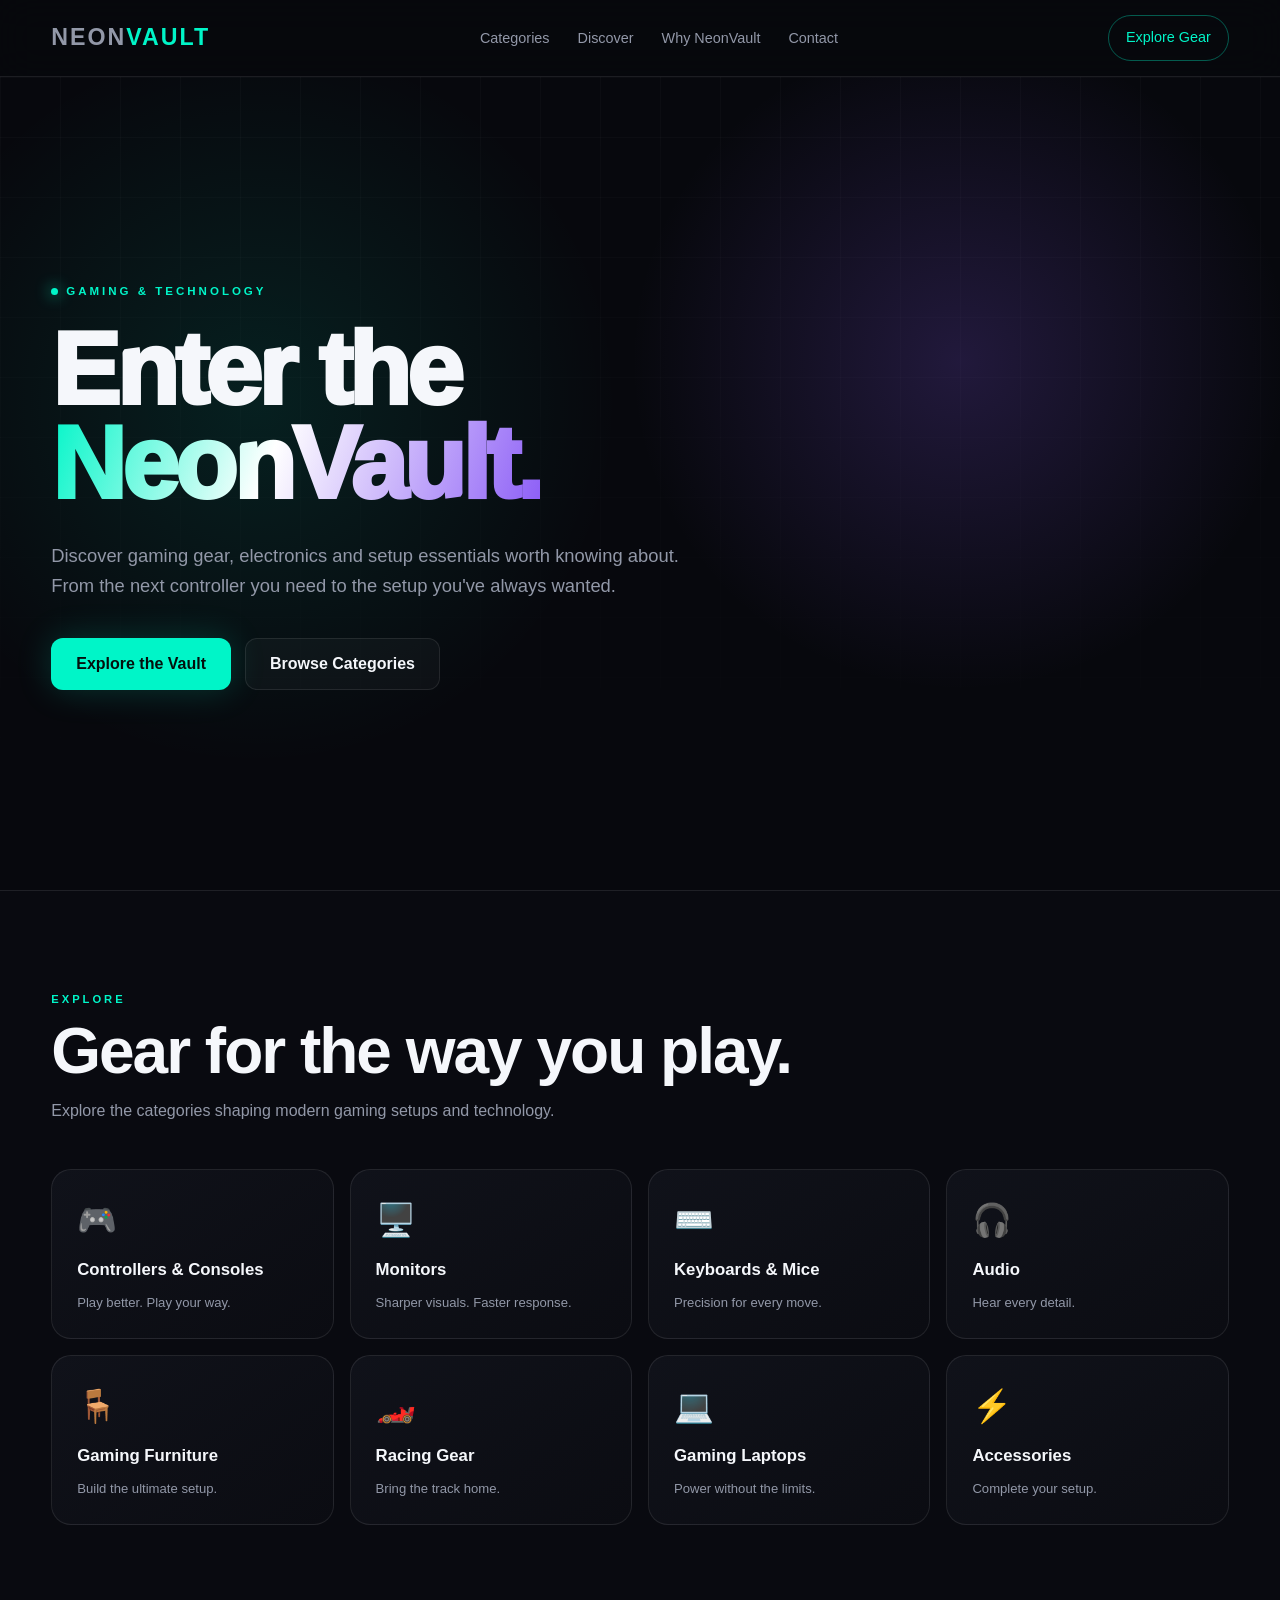
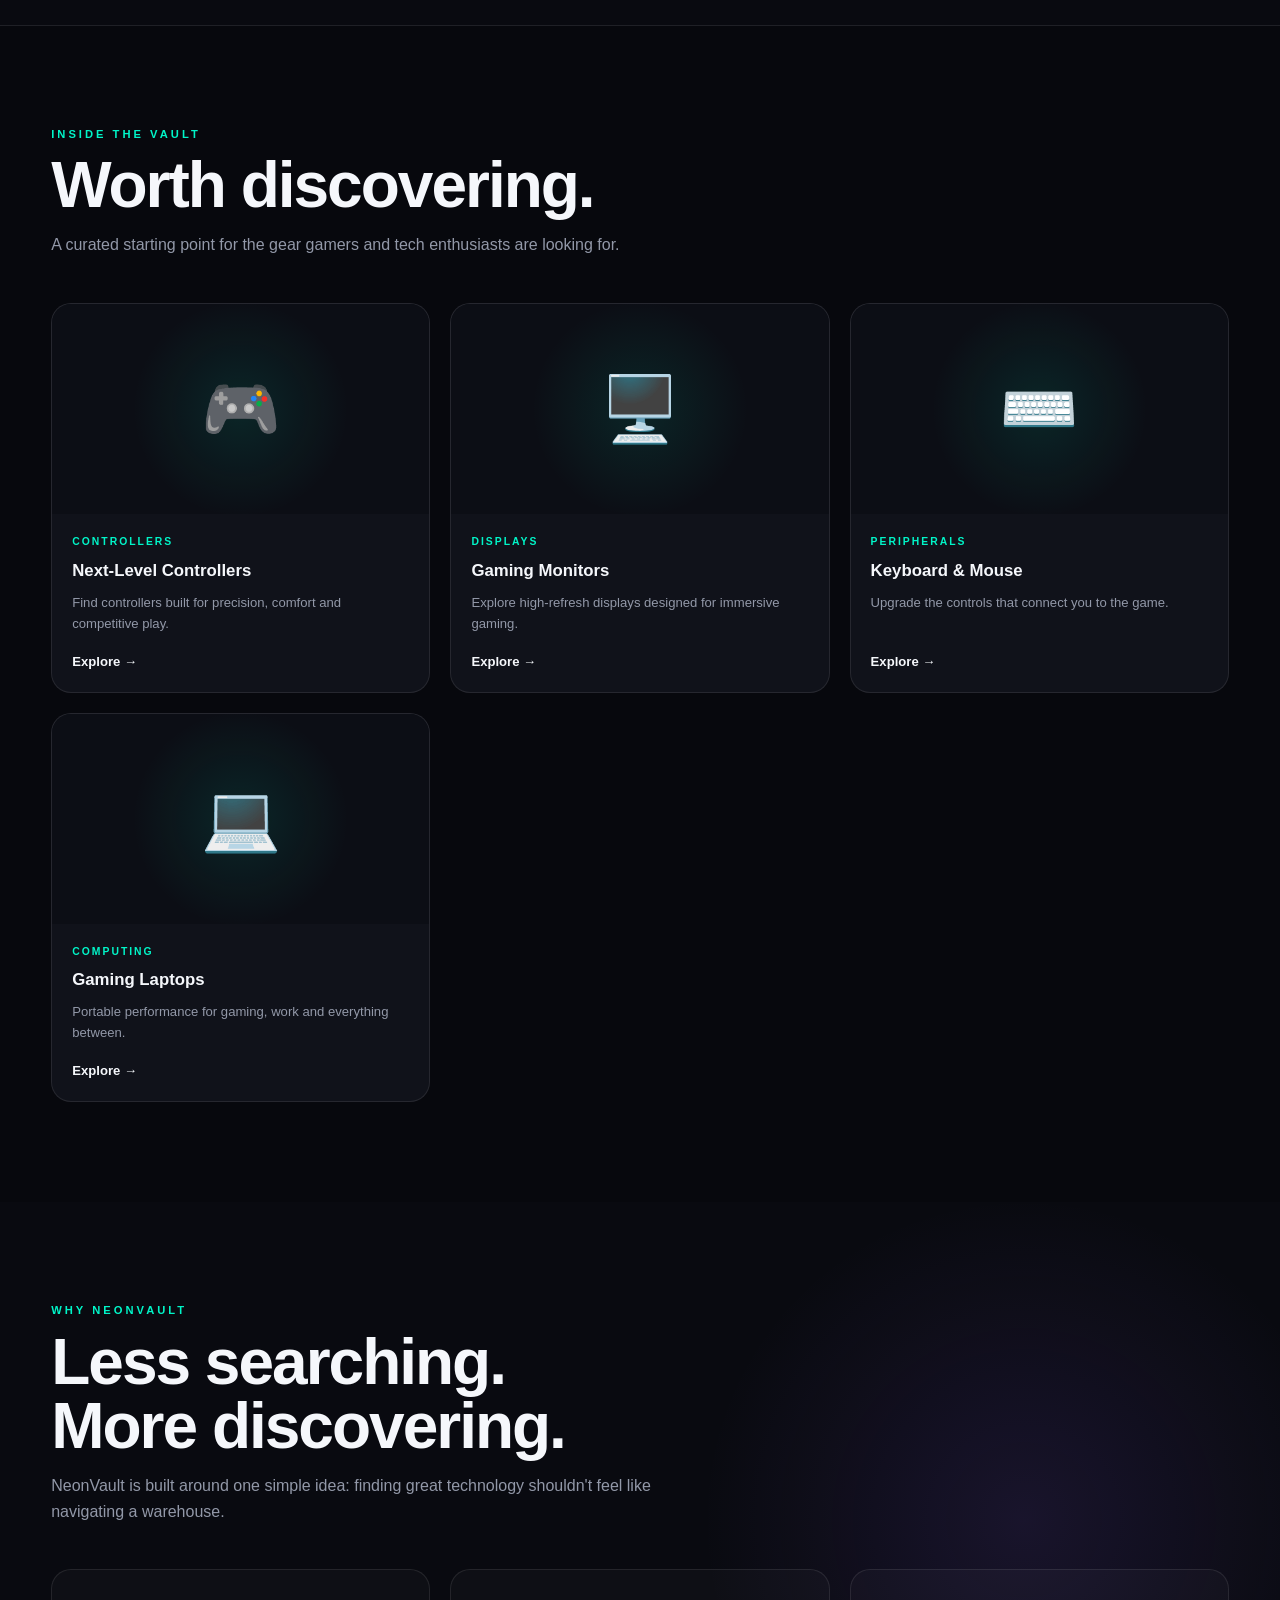
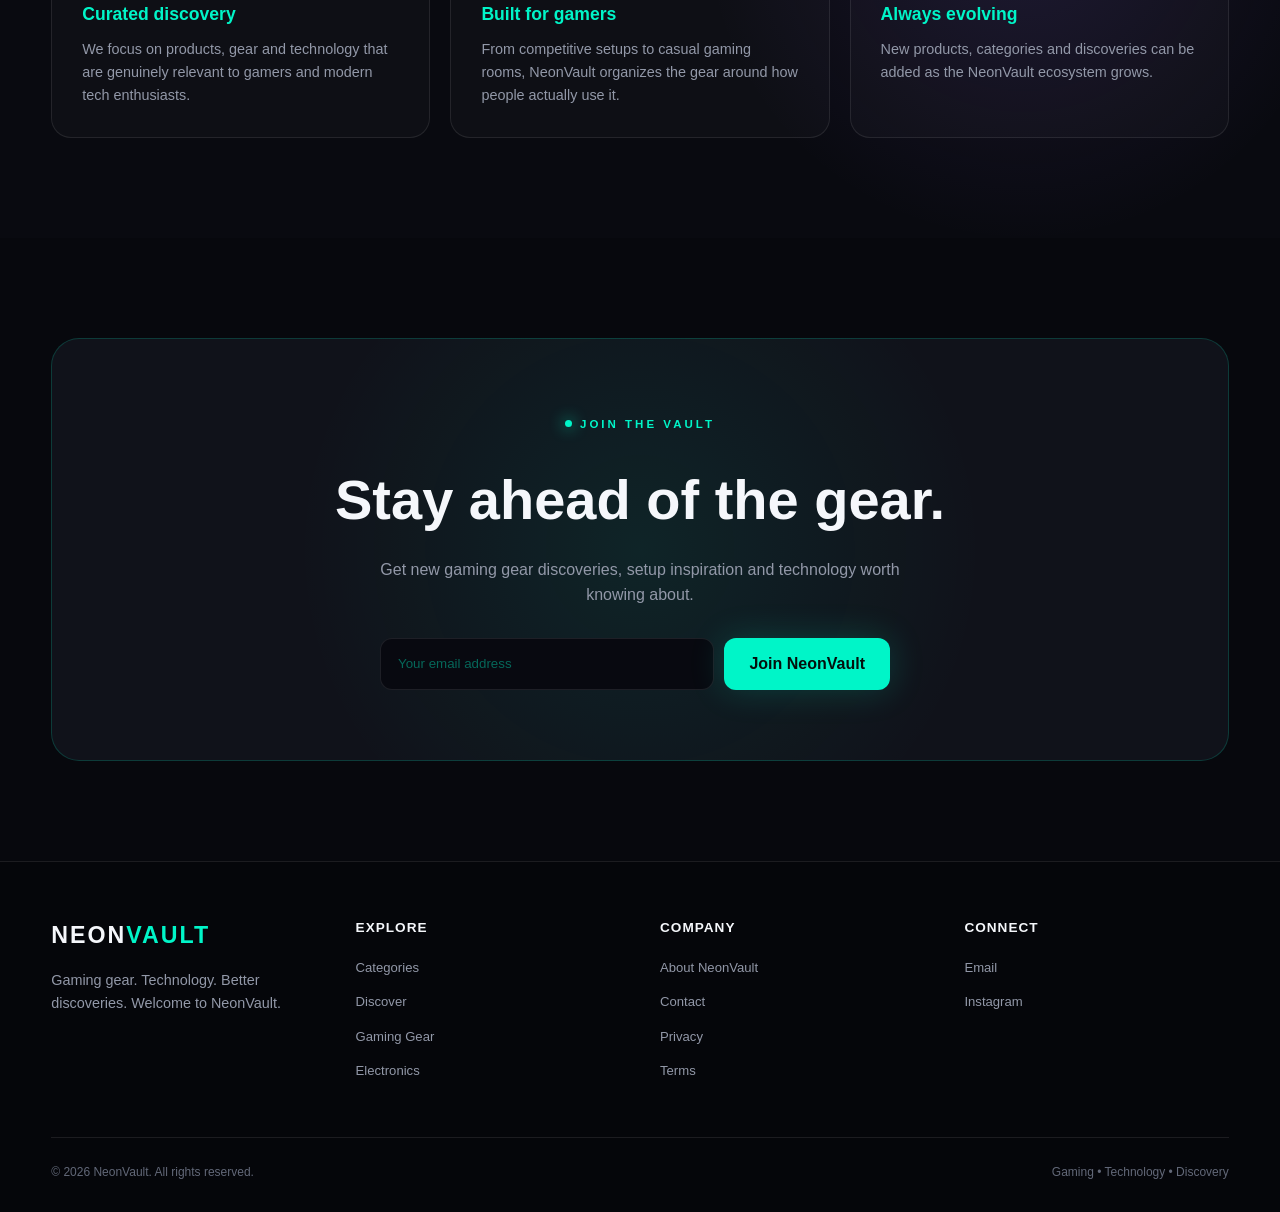
<file: index.html>
<!DOCTYPE html>
<html lang="en">
<head>
  <meta charset="UTF-8" />
  <meta name="viewport" content="width=device-width, initial-scale=1.0" />
  <meta name="description" content="Discover gaming gear, electronics, setups and technology worth knowing about. Welcome to NeonVault." />
  <meta name="theme-color" content="#07080d" />
  
  <!-- Open Graph / Social Media -->
  <meta property="og:type" content="website" />
  <meta property="og:title" content="NeonVault — Gaming & Tech, Discovered Better" />
  <meta property="og:description" content="Discover gaming gear, electronics, setups and technology worth knowing about." />
  <meta property="og:url" content="https://neonvault.com" />
  
  <!-- Twitter -->
  <meta name="twitter:card" content="summary_large_image" />
  <meta name="twitter:title" content="NeonVault — Gaming & Tech, Discovered Better" />
  <meta name="twitter:description" content="Discover gaming gear, electronics, setups and technology worth knowing about." />
  
  <title>NeonVault — Gaming & Tech, Discovered Better</title>
  <link rel="stylesheet" href="styles.css" />
  <link rel="preconnect" href="https://fonts.googleapis.com" />
</head>

<body>

<header>
  <div class="container">
    <nav>
      <a href="#" class="logo">NEON<span>VAULT</span></a>

      <ul>
        <li><a href="#categories">Categories</a></li>
        <li><a href="#discover">Discover</a></li>
        <li><a href="#why">Why NeonVault</a></li>
        <li><a href="#contact">Contact</a></li>
      </ul>

      <a href="#discover" class="nav-cta">Explore Gear</a>
    </nav>
  </div>
</header>

<main>

  <!-- HERO -->
  <section class="hero">
    <div class="container">
      <div class="hero-content">

        <div class="eyebrow">Gaming & Technology</div>

        <h1>
          Enter the<br />
          <span>NeonVault.</span>
        </h1>

        <p>
          Discover gaming gear, electronics and setup essentials worth
          knowing about. From the next controller you need to the setup
          you've always wanted.
        </p>

        <div class="actions">
          <a href="#discover" class="btn btn-primary">
            Explore the Vault
          </a>

          <a href="#categories" class="btn btn-secondary">
            Browse Categories
          </a>
        </div>

      </div>
    </div>
  </section>

  <!-- CATEGORIES -->
  <section class="categories" id="categories">
    <div class="container">

      <div class="section-heading">
        <small>Explore</small>
        <h2>Gear for the way you play.</h2>
        <p>
          Explore the categories shaping modern gaming setups and
          technology.
        </p>
      </div>

      <div class="category-grid">

        <a href="#" class="category" tabindex="0">
          <div class="category-icon">🎮</div>
          <div>
            <h3>Controllers & Consoles</h3>
            <p>Play better. Play your way.</p>
          </div>
        </a>

        <a href="#" class="category" tabindex="0">
          <div class="category-icon">🖥️</div>
          <div>
            <h3>Monitors</h3>
            <p>Sharper visuals. Faster response.</p>
          </div>
        </a>

        <a href="#" class="category" tabindex="0">
          <div class="category-icon">⌨️</div>
          <div>
            <h3>Keyboards & Mice</h3>
            <p>Precision for every move.</p>
          </div>
        </a>

        <a href="#" class="category" tabindex="0">
          <div class="category-icon">🎧</div>
          <div>
            <h3>Audio</h3>
            <p>Hear every detail.</p>
          </div>
        </a>

        <a href="#" class="category" tabindex="0">
          <div class="category-icon">🪑</div>
          <div>
            <h3>Gaming Furniture</h3>
            <p>Build the ultimate setup.</p>
          </div>
        </a>

        <a href="#" class="category" tabindex="0">
          <div class="category-icon">🏎️</div>
          <div>
            <h3>Racing Gear</h3>
            <p>Bring the track home.</p>
          </div>
        </a>

        <a href="#" class="category" tabindex="0">
          <div class="category-icon">💻</div>
          <div>
            <h3>Gaming Laptops</h3>
            <p>Power without the limits.</p>
          </div>
        </a>

        <a href="#" class="category" tabindex="0">
          <div class="category-icon">⚡</div>
          <div>
            <h3>Accessories</h3>
            <p>Complete your setup.</p>
          </div>
        </a>

      </div>
    </div>
  </section>

  <!-- DISCOVER -->
  <section id="discover">
    <div class="container">

      <div class="section-heading">
        <small>Inside the Vault</small>
        <h2>Worth discovering.</h2>
        <p>
          A curated starting point for the gear gamers and tech enthusiasts
          are looking for.
        </p>
      </div>

      <div class="product-grid">

        <article class="product">
          <div class="product-image" role="img" aria-label="Controllers">🎮</div>
          <div class="product-body">
            <div class="product-label">Controllers</div>
            <h3>Next-Level Controllers</h3>
            <p>Find controllers built for precision, comfort and competitive play.</p>
            <a href="#" class="product-link">Explore →</a>
          </div>
        </article>

        <article class="product">
          <div class="product-image" role="img" aria-label="Displays">🖥️</div>
          <div class="product-body">
            <div class="product-label">Displays</div>
            <h3>Gaming Monitors</h3>
            <p>Explore high-refresh displays designed for immersive gaming.</p>
            <a href="#" class="product-link">Explore →</a>
          </div>
        </article>

        <article class="product">
          <div class="product-image" role="img" aria-label="Peripherals">⌨️</div>
          <div class="product-body">
            <div class="product-label">Peripherals</div>
            <h3>Keyboard & Mouse</h3>
            <p>Upgrade the controls that connect you to the game.</p>
            <a href="#" class="product-link">Explore →</a>
          </div>
        </article>

        <article class="product">
          <div class="product-image" role="img" aria-label="Gaming Laptops">💻</div>
          <div class="product-body">
            <div class="product-label">Computing</div>
            <h3>Gaming Laptops</h3>
            <p>Portable performance for gaming, work and everything between.</p>
            <a href="#" class="product-link">Explore →</a>
          </div>
        </article>

      </div>
    </div>
  </section>

  <!-- WHY NEONVAULT -->
  <section class="why" id="why">
    <div class="container">

      <div class="section-heading">
        <small>Why NeonVault</small>
        <h2>Less searching.<br />More discovering.</h2>
        <p>
          NeonVault is built around one simple idea: finding great technology
          shouldn't feel like navigating a warehouse.
        </p>
      </div>

      <div class="why-grid">

        <div class="why-card">
          <strong>Curated discovery</strong>
          <p>
            We focus on products, gear and technology that are genuinely
            relevant to gamers and modern tech enthusiasts.
          </p>
        </div>

        <div class="why-card">
          <strong>Built for gamers</strong>
          <p>
            From competitive setups to casual gaming rooms, NeonVault
            organizes the gear around how people actually use it.
          </p>
        </div>

        <div class="why-card">
          <strong>Always evolving</strong>
          <p>
            New products, categories and discoveries can be added as the
            NeonVault ecosystem grows.
          </p>
        </div>

      </div>
    </div>
  </section>

  <!-- NEWSLETTER -->
  <section class="newsletter">
    <div class="container">

      <div class="newsletter-box">
        <div class="eyebrow">Join the Vault</div>

        <h2>Stay ahead of the gear.</h2>

        <p>
          Get new gaming gear discoveries, setup inspiration and technology
          worth knowing about.
        </p>

        <form class="newsletter-form" id="newsletter-form">
          <input
            type="email"
            placeholder="Your email address"
            aria-label="Email address"
            required
          />
          <button class="btn btn-primary" type="submit">
            Join NeonVault
          </button>
          <div class="newsletter-status" id="newsletter-status"></div>
        </form>
      </div>

    </div>
  </section>

</main>

<!-- FOOTER -->
<footer id="contact">
  <div class="container">

    <div class="footer-grid">

      <div class="footer-brand">
        <a href="#" class="logo">NEON<span>VAULT</span></a>

        <p>
          Gaming gear. Technology. Better discoveries.
          Welcome to NeonVault.
        </p>
      </div>

      <div>
        <h4>Explore</h4>
        <ul>
          <li><a href="#categories">Categories</a></li>
          <li><a href="#discover">Discover</a></li>
          <li><a href="#">Gaming Gear</a></li>
          <li><a href="#">Electronics</a></li>
        </ul>
      </div>

      <div>
        <h4>Company</h4>
        <ul>
          <li><a href="#">About NeonVault</a></li>
          <li><a href="#">Contact</a></li>
          <li><a href="#">Privacy</a></li>
          <li><a href="#">Terms</a></li>
        </ul>
      </div>

      <div>
        <h4>Connect</h4>
        <ul>
          <li>
            <a href="mailto:neonvault20@gmail.com">
              Email
            </a>
          </li>
          <li>
            <a href="#" aria-label="Instagram">
              Instagram
            </a>
          </li>
        </ul>
      </div>

    </div>

    <div class="copyright">
      <span>© 2026 NeonVault. All rights reserved.</span>
      <span>Gaming • Technology • Discovery</span>
    </div>

  </div>
</footer>

<script src="script.js" defer></script>

</body>
</html>
</file>
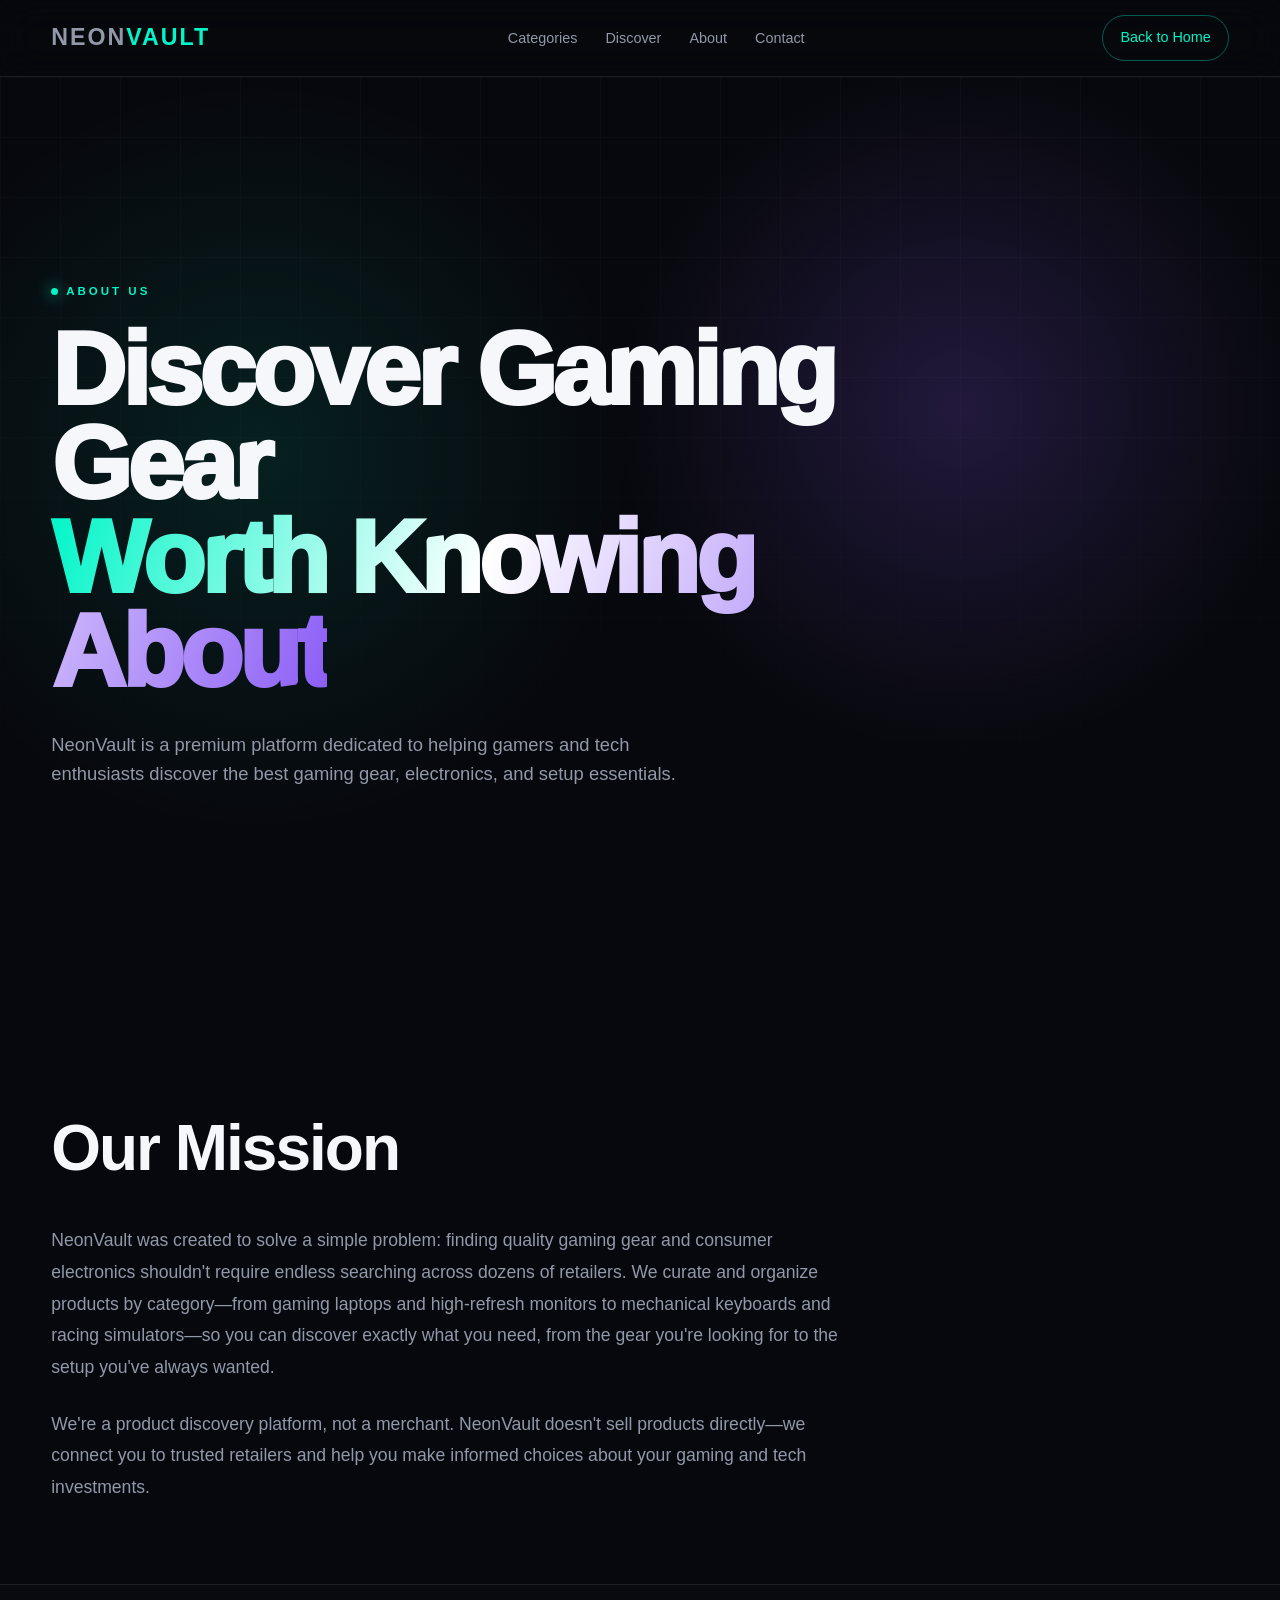
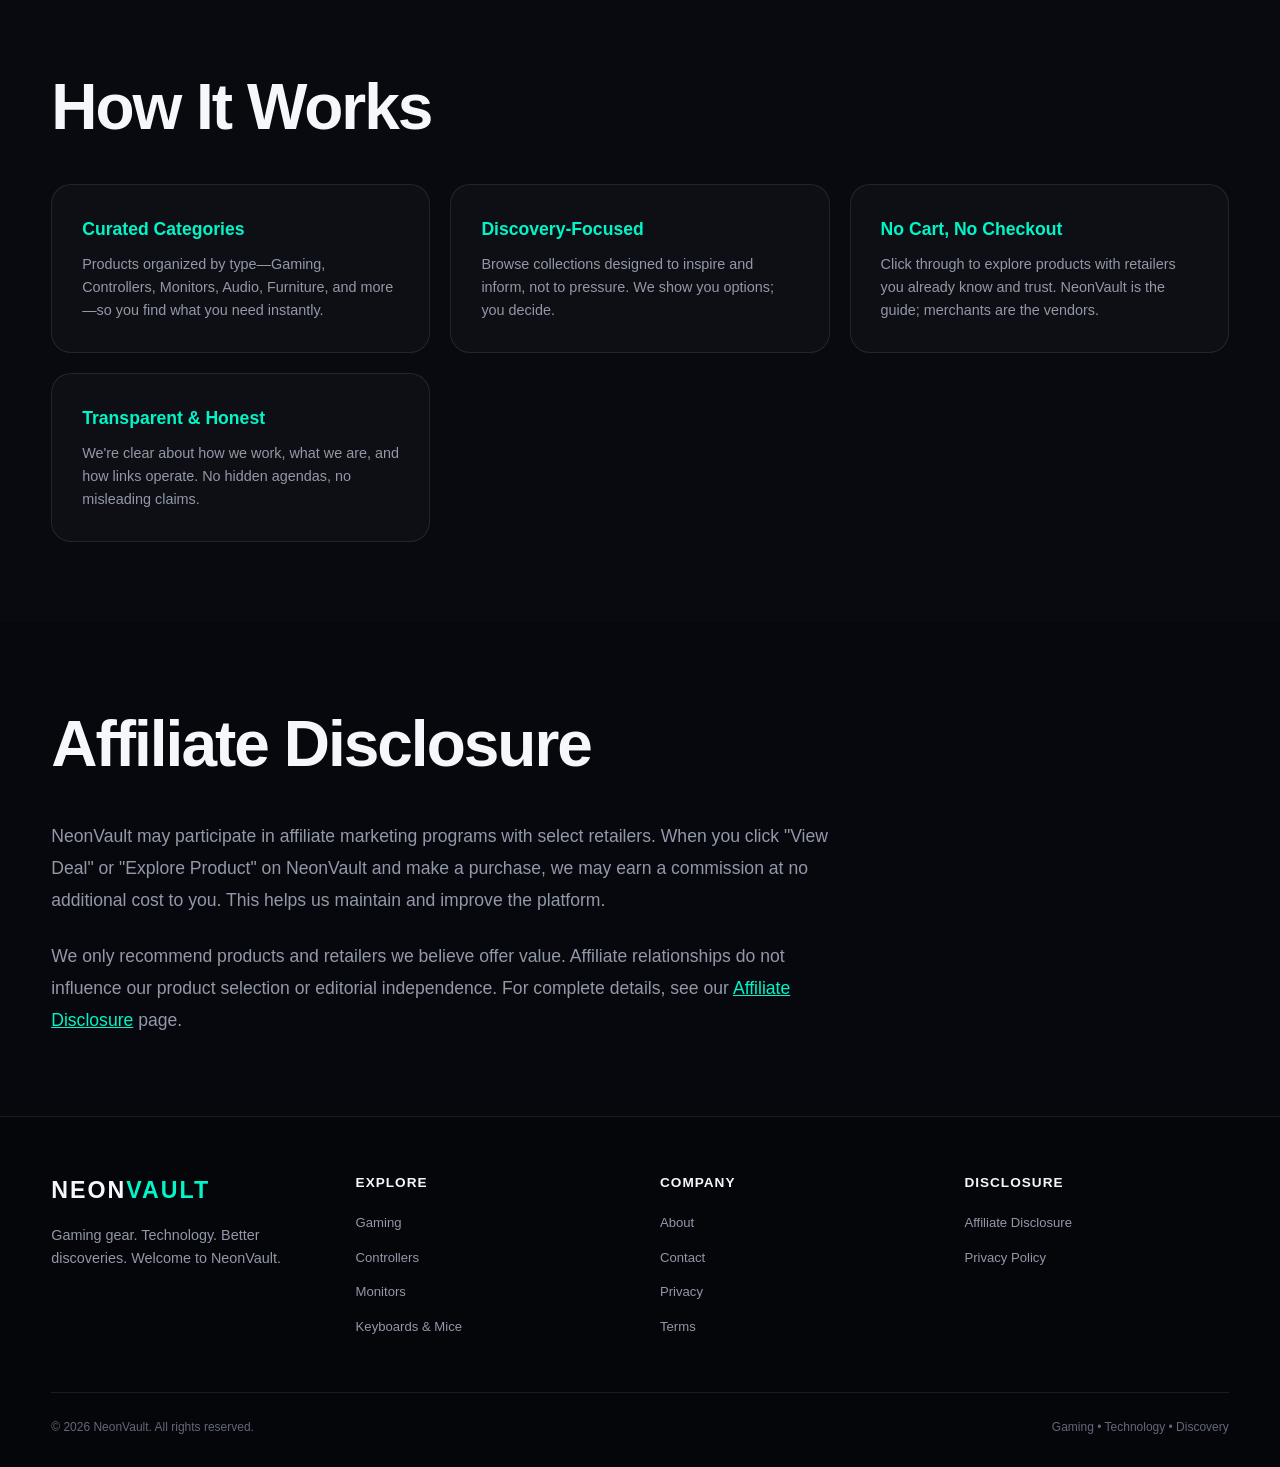
<file: about.html>
<!DOCTYPE html>
<html lang="en">
<head>
  <meta charset="UTF-8" />
  <meta name="viewport" content="width=device-width, initial-scale=1.0" />
  <meta name="description" content="About NeonVault — A premium gaming and consumer-electronics product discovery platform." />
  <meta name="robots" content="index, follow" />
  <title>About NeonVault — Gaming & Tech Discovery</title>
  <link rel="stylesheet" href="styles.css" />
</head>

<body>

<header>
  <div class="container">
    <nav>
      <a href="index.html" class="logo">NEON<span>VAULT</span></a>

      <ul>
        <li><a href="index.html#categories">Categories</a></li>
        <li><a href="index.html#discover">Discover</a></li>
        <li><a href="about.html">About</a></li>
        <li><a href="contact.html">Contact</a></li>
      </ul>

      <a href="index.html" class="nav-cta">Back to Home</a>
    </nav>
  </div>
</header>

<main>

  <section class="hero" style="min-height: 400px;">
    <div class="container">
      <div class="hero-content">
        <div class="eyebrow">About Us</div>
        <h1>Discover Gaming Gear<br /><span>Worth Knowing About</span></h1>
        <p>NeonVault is a premium platform dedicated to helping gamers and tech enthusiasts discover the best gaming gear, electronics, and setup essentials.</p>
      </div>
    </div>
  </section>

  <section style="padding: 80px 0;">
    <div class="container">
      <div class="section-heading">
        <h2>Our Mission</h2>
      </div>

      <p style="color: var(--muted); font-size: 1.1rem; max-width: 800px; line-height: 1.8;">
        NeonVault was created to solve a simple problem: finding quality gaming gear and consumer electronics shouldn't require endless searching across dozens of retailers. We curate and organize products by category—from gaming laptops and high-refresh monitors to mechanical keyboards and racing simulators—so you can discover exactly what you need, from the gear you're looking for to the setup you've always wanted.
      </p>

      <p style="color: var(--muted); font-size: 1.1rem; max-width: 800px; line-height: 1.8; margin-top: 25px;">
        We're a product discovery platform, not a merchant. NeonVault doesn't sell products directly—we connect you to trusted retailers and help you make informed choices about your gaming and tech investments.
      </p>
    </div>
  </section>

  <section style="padding: 80px 0; background: #090a10; border-top: 1px solid var(--border);">
    <div class="container">
      <div class="section-heading">
        <h2>How It Works</h2>
      </div>

      <div class="why-grid">

        <div class="why-card">
          <strong>Curated Categories</strong>
          <p>Products organized by type—Gaming, Controllers, Monitors, Audio, Furniture, and more—so you find what you need instantly.</p>
        </div>

        <div class="why-card">
          <strong>Discovery-Focused</strong>
          <p>Browse collections designed to inspire and inform, not to pressure. We show you options; you decide.</p>
        </div>

        <div class="why-card">
          <strong>No Cart, No Checkout</strong>
          <p>Click through to explore products with retailers you already know and trust. NeonVault is the guide; merchants are the vendors.</p>
        </div>

        <div class="why-card">
          <strong>Transparent & Honest</strong>
          <p>We're clear about how we work, what we are, and how links operate. No hidden agendas, no misleading claims.</p>
        </div>

      </div>
    </div>
  </section>

  <section style="padding: 80px 0;">
    <div class="container">
      <div class="section-heading">
        <h2>Affiliate Disclosure</h2>
      </div>

      <p style="color: var(--muted); font-size: 1.1rem; max-width: 800px; line-height: 1.8;">
        NeonVault may participate in affiliate marketing programs with select retailers. When you click "View Deal" or "Explore Product" on NeonVault and make a purchase, we may earn a commission at no additional cost to you. This helps us maintain and improve the platform.
      </p>

      <p style="color: var(--muted); font-size: 1.1rem; max-width: 800px; line-height: 1.8; margin-top: 25px;">
        We only recommend products and retailers we believe offer value. Affiliate relationships do not influence our product selection or editorial independence. For complete details, see our <a href="disclosure.html" style="color: var(--neon); text-decoration: underline;">Affiliate Disclosure</a> page.
      </p>
    </div>
  </section>

</main>

<footer id="contact">
  <div class="container">

    <div class="footer-grid">

      <div class="footer-brand">
        <a href="index.html" class="logo">NEON<span>VAULT</span></a>
        <p>Gaming gear. Technology. Better discoveries. Welcome to NeonVault.</p>
      </div>

      <div>
        <h4>Explore</h4>
        <ul>
          <li><a href="gaming.html">Gaming</a></li>
          <li><a href="controllers.html">Controllers</a></li>
          <li><a href="monitors.html">Monitors</a></li>
          <li><a href="keyboards-mice.html">Keyboards & Mice</a></li>
        </ul>
      </div>

      <div>
        <h4>Company</h4>
        <ul>
          <li><a href="about.html">About</a></li>
          <li><a href="contact.html">Contact</a></li>
          <li><a href="privacy.html">Privacy</a></li>
          <li><a href="terms.html">Terms</a></li>
        </ul>
      </div>

      <div>
        <h4>Disclosure</h4>
        <ul>
          <li><a href="disclosure.html">Affiliate Disclosure</a></li>
          <li><a href="privacy.html">Privacy Policy</a></li>
        </ul>
      </div>

    </div>

    <div class="copyright">
      <span>© 2026 NeonVault. All rights reserved.</span>
      <span>Gaming • Technology • Discovery</span>
    </div>

  </div>
</footer>

<script src="script.js" defer></script>

</body>
</html>
</file>
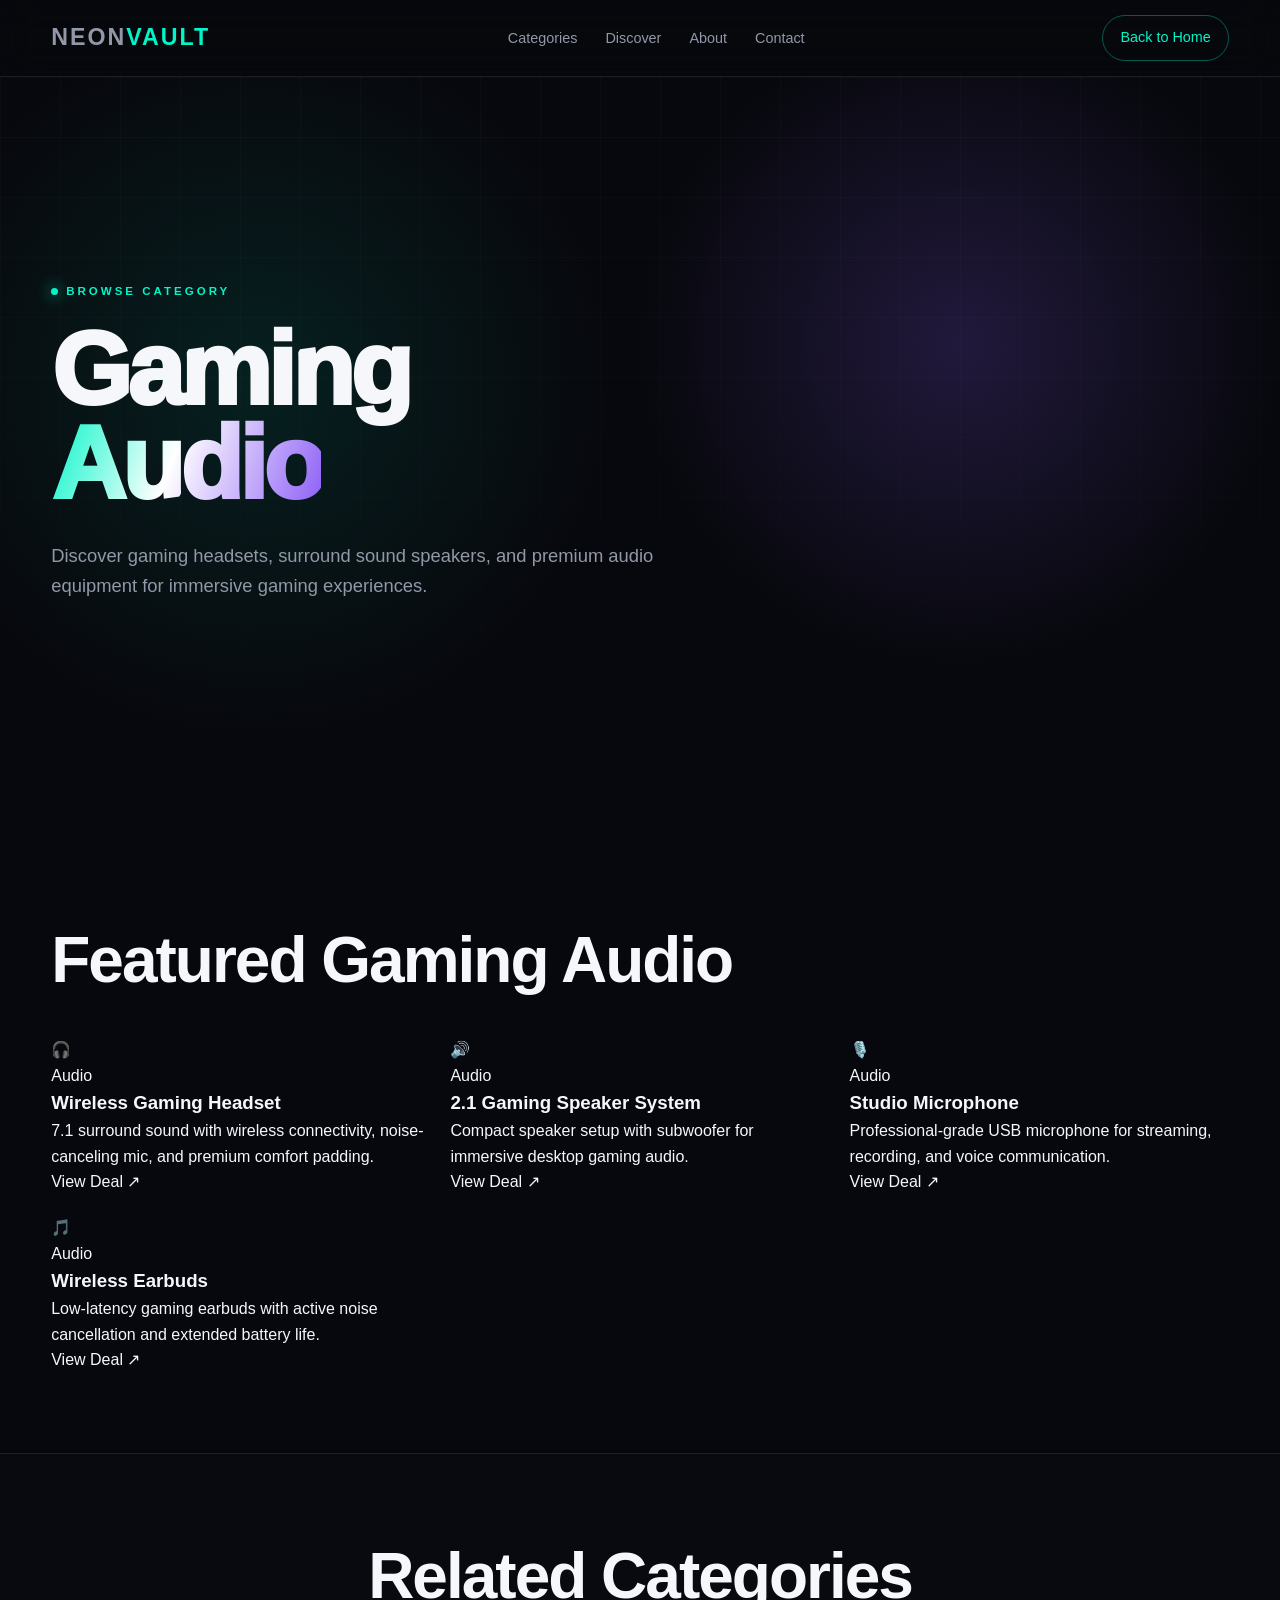
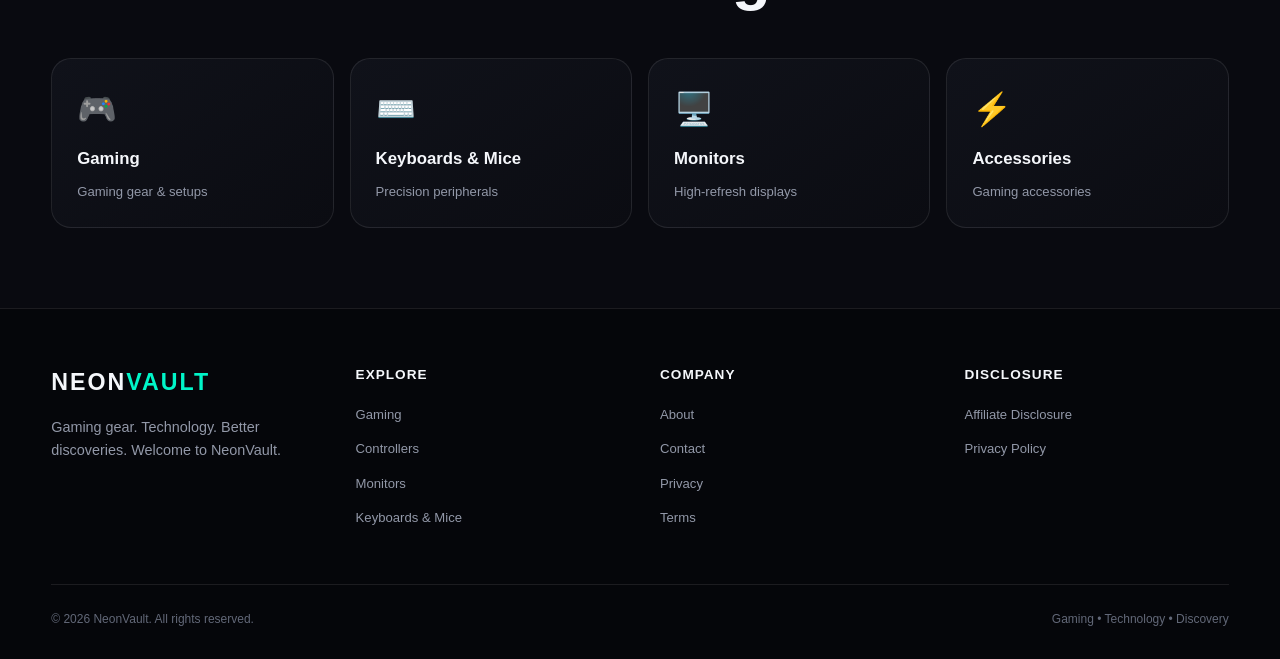
<file: audio.html>
<!DOCTYPE html>
<html lang="en">
<head>
  <meta charset="UTF-8" />
  <meta name="viewport" content="width=device-width, initial-scale=1.0" />
  <meta name="description" content="Gaming Audio — Discover gaming headsets, speakers, and audio equipment at NeonVault." />
  <meta name="robots" content="index, follow" />
  <title>Gaming Audio — NeonVault</title>
  <link rel="stylesheet" href="styles.css" />
</head>

<body>

<header>
  <div class="container">
    <nav>
      <a href="index.html" class="logo">NEON<span>VAULT</span></a>

      <ul>
        <li><a href="index.html#categories">Categories</a></li>
        <li><a href="index.html#discover">Discover</a></li>
        <li><a href="about.html">About</a></li>
        <li><a href="contact.html">Contact</a></li>
      </ul>

      <a href="index.html" class="nav-cta">Back to Home</a>
    </nav>
  </div>
</header>

<main>

  <section class="hero" style="min-height: 400px;">
    <div class="container">
      <div class="hero-content">
        <div class="eyebrow">Browse Category</div>
        <h1>Gaming<br /><span>Audio</span></h1>
        <p>Discover gaming headsets, surround sound speakers, and premium audio equipment for immersive gaming experiences.</p>
      </div>
    </div>
  </section>

  <section style="padding: 80px 0;">
    <div class="container">
      <div class="section-heading">
        <h2>Featured Gaming Audio</h2>
      </div>

      <div class="product-grid">
        <div class="product-card">
          <div class="product-card-image">🎧</div>
          <div class="product-card-body">
            <div class="product-card-label">Audio</div>
            <h3>Wireless Gaming Headset</h3>
            <p>7.1 surround sound with wireless connectivity, noise-canceling mic, and premium comfort padding.</p>
            <a href="#" class="product-card-link" data-disclosure="View Deal">View Deal <span class="disclosure-badge" title="External Link">↗</span></a>
          </div>
        </div>

        <div class="product-card">
          <div class="product-card-image">🔊</div>
          <div class="product-card-body">
            <div class="product-card-label">Audio</div>
            <h3>2.1 Gaming Speaker System</h3>
            <p>Compact speaker setup with subwoofer for immersive desktop gaming audio.</p>
            <a href="#" class="product-card-link" data-disclosure="View Deal">View Deal <span class="disclosure-badge" title="External Link">↗</span></a>
          </div>
        </div>

        <div class="product-card">
          <div class="product-card-image">🎙️</div>
          <div class="product-card-body">
            <div class="product-card-label">Audio</div>
            <h3>Studio Microphone</h3>
            <p>Professional-grade USB microphone for streaming, recording, and voice communication.</p>
            <a href="#" class="product-card-link" data-disclosure="View Deal">View Deal <span class="disclosure-badge" title="External Link">↗</span></a>
          </div>
        </div>

        <div class="product-card">
          <div class="product-card-image">🎵</div>
          <div class="product-card-body">
            <div class="product-card-label">Audio</div>
            <h3>Wireless Earbuds</h3>
            <p>Low-latency gaming earbuds with active noise cancellation and extended battery life.</p>
            <a href="#" class="product-card-link" data-disclosure="View Deal">View Deal <span class="disclosure-badge" title="External Link">↗</span></a>
          </div>
        </div>
      </div>
    </div>
  </section>

  <section style="padding: 80px 0; background: #090a10; border-top: 1px solid var(--border);">
    <div class="container">
      <div class="section-heading" style="text-align: center;">
        <h2>Related Categories</h2>
      </div>

      <div class="category-grid" style="margin-top: 50px;">
        <a href="gaming.html" class="category" tabindex="0">
          <div class="category-icon">🎮</div>
          <div>
            <h3>Gaming</h3>
            <p>Gaming gear & setups</p>
          </div>
        </a>

        <a href="keyboards-mice.html" class="category" tabindex="0">
          <div class="category-icon">⌨️</div>
          <div>
            <h3>Keyboards & Mice</h3>
            <p>Precision peripherals</p>
          </div>
        </a>

        <a href="monitors.html" class="category" tabindex="0">
          <div class="category-icon">🖥️</div>
          <div>
            <h3>Monitors</h3>
            <p>High-refresh displays</p>
          </div>
        </a>

        <a href="accessories.html" class="category" tabindex="0">
          <div class="category-icon">⚡</div>
          <div>
            <h3>Accessories</h3>
            <p>Gaming accessories</p>
          </div>
        </a>
      </div>
    </div>
  </section>

</main>

<footer>
  <div class="container">

    <div class="footer-grid">

      <div class="footer-brand">
        <a href="index.html" class="logo">NEON<span>VAULT</span></a>
        <p>Gaming gear. Technology. Better discoveries. Welcome to NeonVault.</p>
      </div>

      <div>
        <h4>Explore</h4>
        <ul>
          <li><a href="gaming.html">Gaming</a></li>
          <li><a href="controllers.html">Controllers</a></li>
          <li><a href="monitors.html">Monitors</a></li>
          <li><a href="keyboards-mice.html">Keyboards & Mice</a></li>
        </ul>
      </div>

      <div>
        <h4>Company</h4>
        <ul>
          <li><a href="about.html">About</a></li>
          <li><a href="contact.html">Contact</a></li>
          <li><a href="privacy.html">Privacy</a></li>
          <li><a href="terms.html">Terms</a></li>
        </ul>
      </div>

      <div>
        <h4>Disclosure</h4>
        <ul>
          <li><a href="disclosure.html">Affiliate Disclosure</a></li>
          <li><a href="privacy.html">Privacy Policy</a></li>
        </ul>
      </div>

    </div>

    <div class="copyright">
      <span>© 2026 NeonVault. All rights reserved.</span>
      <span>Gaming • Technology • Discovery</span>
    </div>

  </div>
</footer>

<script src="script.js" defer></script>

</body>
</html>
</file>
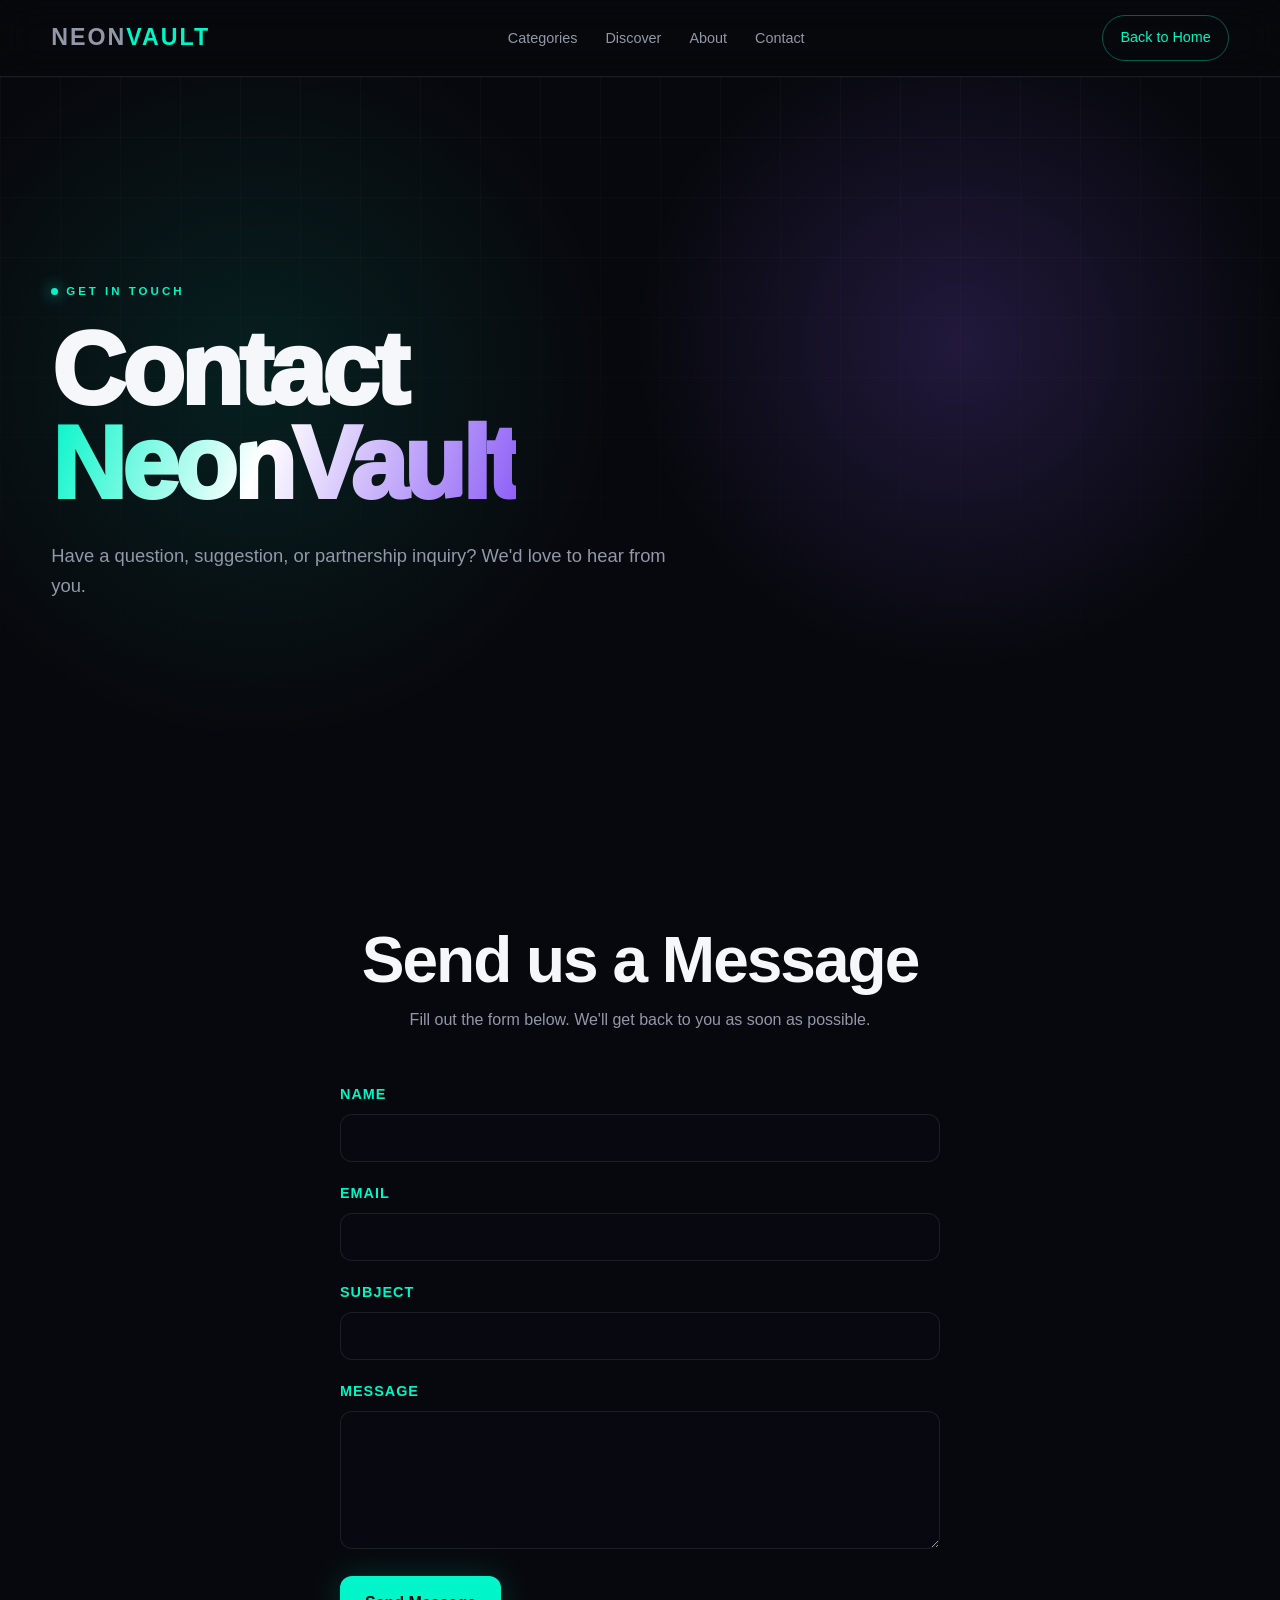
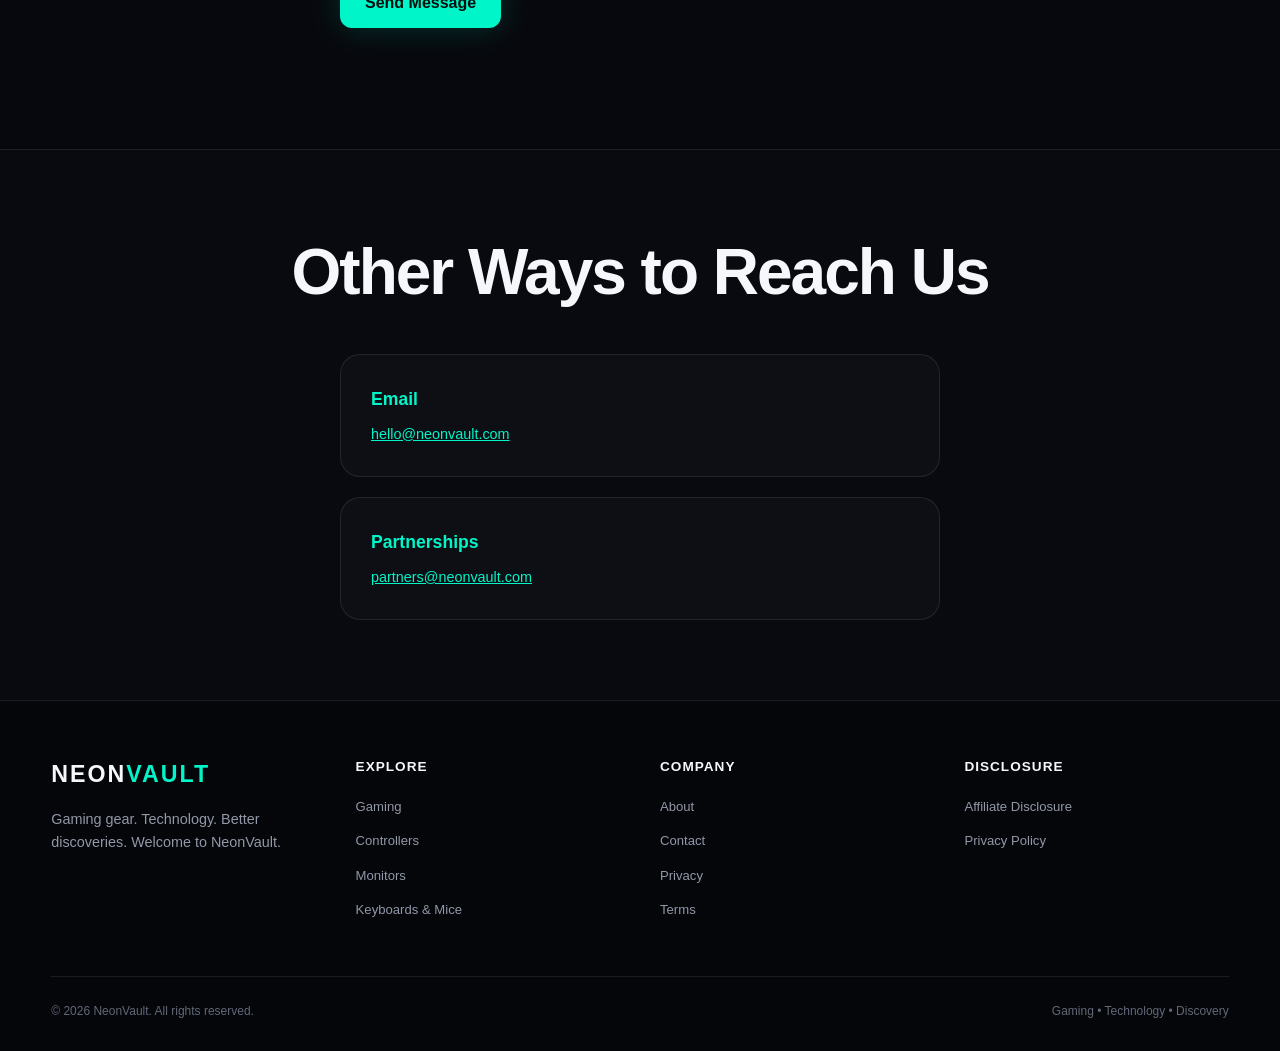
<file: contact.html>
<!DOCTYPE html>
<html lang="en">
<head>
  <meta charset="UTF-8" />
  <meta name="viewport" content="width=device-width, initial-scale=1.0" />
  <meta name="description" content="Contact NeonVault — Get in touch with the gaming and tech discovery platform." />
  <meta name="robots" content="index, follow" />
  <title>Contact NeonVault</title>
  <link rel="stylesheet" href="styles.css" />
</head>

<body>

<header>
  <div class="container">
    <nav>
      <a href="index.html" class="logo">NEON<span>VAULT</span></a>

      <ul>
        <li><a href="index.html#categories">Categories</a></li>
        <li><a href="index.html#discover">Discover</a></li>
        <li><a href="about.html">About</a></li>
        <li><a href="contact.html">Contact</a></li>
      </ul>

      <a href="index.html" class="nav-cta">Back to Home</a>
    </nav>
  </div>
</header>

<main>

  <section class="hero" style="min-height: 400px;">
    <div class="container">
      <div class="hero-content">
        <div class="eyebrow">Get in Touch</div>
        <h1>Contact<br /><span>NeonVault</span></h1>
        <p>Have a question, suggestion, or partnership inquiry? We'd love to hear from you.</p>
      </div>
    </div>
  </section>

  <section style="padding: 80px 0;">
    <div class="container">
      <div style="max-width: 600px; margin: 0 auto;">

        <div class="section-heading" style="text-align: center; margin-bottom: 50px;">
          <h2>Send us a Message</h2>
          <p style="margin-top: 15px;">Fill out the form below. We'll get back to you as soon as possible.</p>
        </div>

        <form id="contact-form" style="display: flex; flex-direction: column; gap: 20px;">

          <div>
            <label for="contact-name" style="display: block; color: var(--neon); font-size: 0.9rem; font-weight: 800; margin-bottom: 8px; text-transform: uppercase; letter-spacing: 1px;">Name</label>
            <input type="text" id="contact-name" name="name" required style="width: 100%; padding: 14px 16px; border-radius: 12px; border: 1px solid var(--border); background: #080910; color: white; font-size: 1rem; transition: all var(--transition);" />
          </div>

          <div>
            <label for="contact-email" style="display: block; color: var(--neon); font-size: 0.9rem; font-weight: 800; margin-bottom: 8px; text-transform: uppercase; letter-spacing: 1px;">Email</label>
            <input type="email" id="contact-email" name="email" required style="width: 100%; padding: 14px 16px; border-radius: 12px; border: 1px solid var(--border); background: #080910; color: white; font-size: 1rem; transition: all var(--transition);" />
          </div>

          <div>
            <label for="contact-subject" style="display: block; color: var(--neon); font-size: 0.9rem; font-weight: 800; margin-bottom: 8px; text-transform: uppercase; letter-spacing: 1px;">Subject</label>
            <input type="text" id="contact-subject" name="subject" required style="width: 100%; padding: 14px 16px; border-radius: 12px; border: 1px solid var(--border); background: #080910; color: white; font-size: 1rem; transition: all var(--transition);" />
          </div>

          <div>
            <label for="contact-message" style="display: block; color: var(--neon); font-size: 0.9rem; font-weight: 800; margin-bottom: 8px; text-transform: uppercase; letter-spacing: 1px;">Message</label>
            <textarea id="contact-message" name="message" rows="6" required style="width: 100%; padding: 14px 16px; border-radius: 12px; border: 1px solid var(--border); background: #080910; color: white; font-size: 1rem; font-family: inherit; resize: vertical; transition: all var(--transition);"></textarea>
          </div>

          <button type="submit" class="btn btn-primary" style="align-self: flex-start;">Send Message</button>

          <div id="contact-status" style="min-height: 1.4em; font-size: 0.9rem;"></div>

        </form>

      </div>
    </div>
  </section>

  <section style="padding: 80px 0; background: #090a10; border-top: 1px solid var(--border);">
    <div class="container">
      <div class="section-heading" style="text-align: center;">
        <h2>Other Ways to Reach Us</h2>
      </div>

      <div class="why-grid" style="max-width: 600px; margin: 50px auto 0;">

        <div class="why-card">
          <strong>Email</strong>
          <p><a href="mailto:hello@neonvault.com" style="color: var(--neon); text-decoration: underline;">hello@neonvault.com</a></p>
        </div>

        <div class="why-card">
          <strong>Partnerships</strong>
          <p><a href="mailto:partners@neonvault.com" style="color: var(--neon); text-decoration: underline;">partners@neonvault.com</a></p>
        </div>

      </div>
    </div>
  </section>

</main>

<footer>
  <div class="container">

    <div class="footer-grid">

      <div class="footer-brand">
        <a href="index.html" class="logo">NEON<span>VAULT</span></a>
        <p>Gaming gear. Technology. Better discoveries. Welcome to NeonVault.</p>
      </div>

      <div>
        <h4>Explore</h4>
        <ul>
          <li><a href="gaming.html">Gaming</a></li>
          <li><a href="controllers.html">Controllers</a></li>
          <li><a href="monitors.html">Monitors</a></li>
          <li><a href="keyboards-mice.html">Keyboards & Mice</a></li>
        </ul>
      </div>

      <div>
        <h4>Company</h4>
        <ul>
          <li><a href="about.html">About</a></li>
          <li><a href="contact.html">Contact</a></li>
          <li><a href="privacy.html">Privacy</a></li>
          <li><a href="terms.html">Terms</a></li>
        </ul>
      </div>

      <div>
        <h4>Disclosure</h4>
        <ul>
          <li><a href="disclosure.html">Affiliate Disclosure</a></li>
          <li><a href="privacy.html">Privacy Policy</a></li>
        </ul>
      </div>

    </div>

    <div class="copyright">
      <span>© 2026 NeonVault. All rights reserved.</span>
      <span>Gaming • Technology • Discovery</span>
    </div>

  </div>
</footer>

<script src="script.js" defer></script>

</body>
</html>
</file>
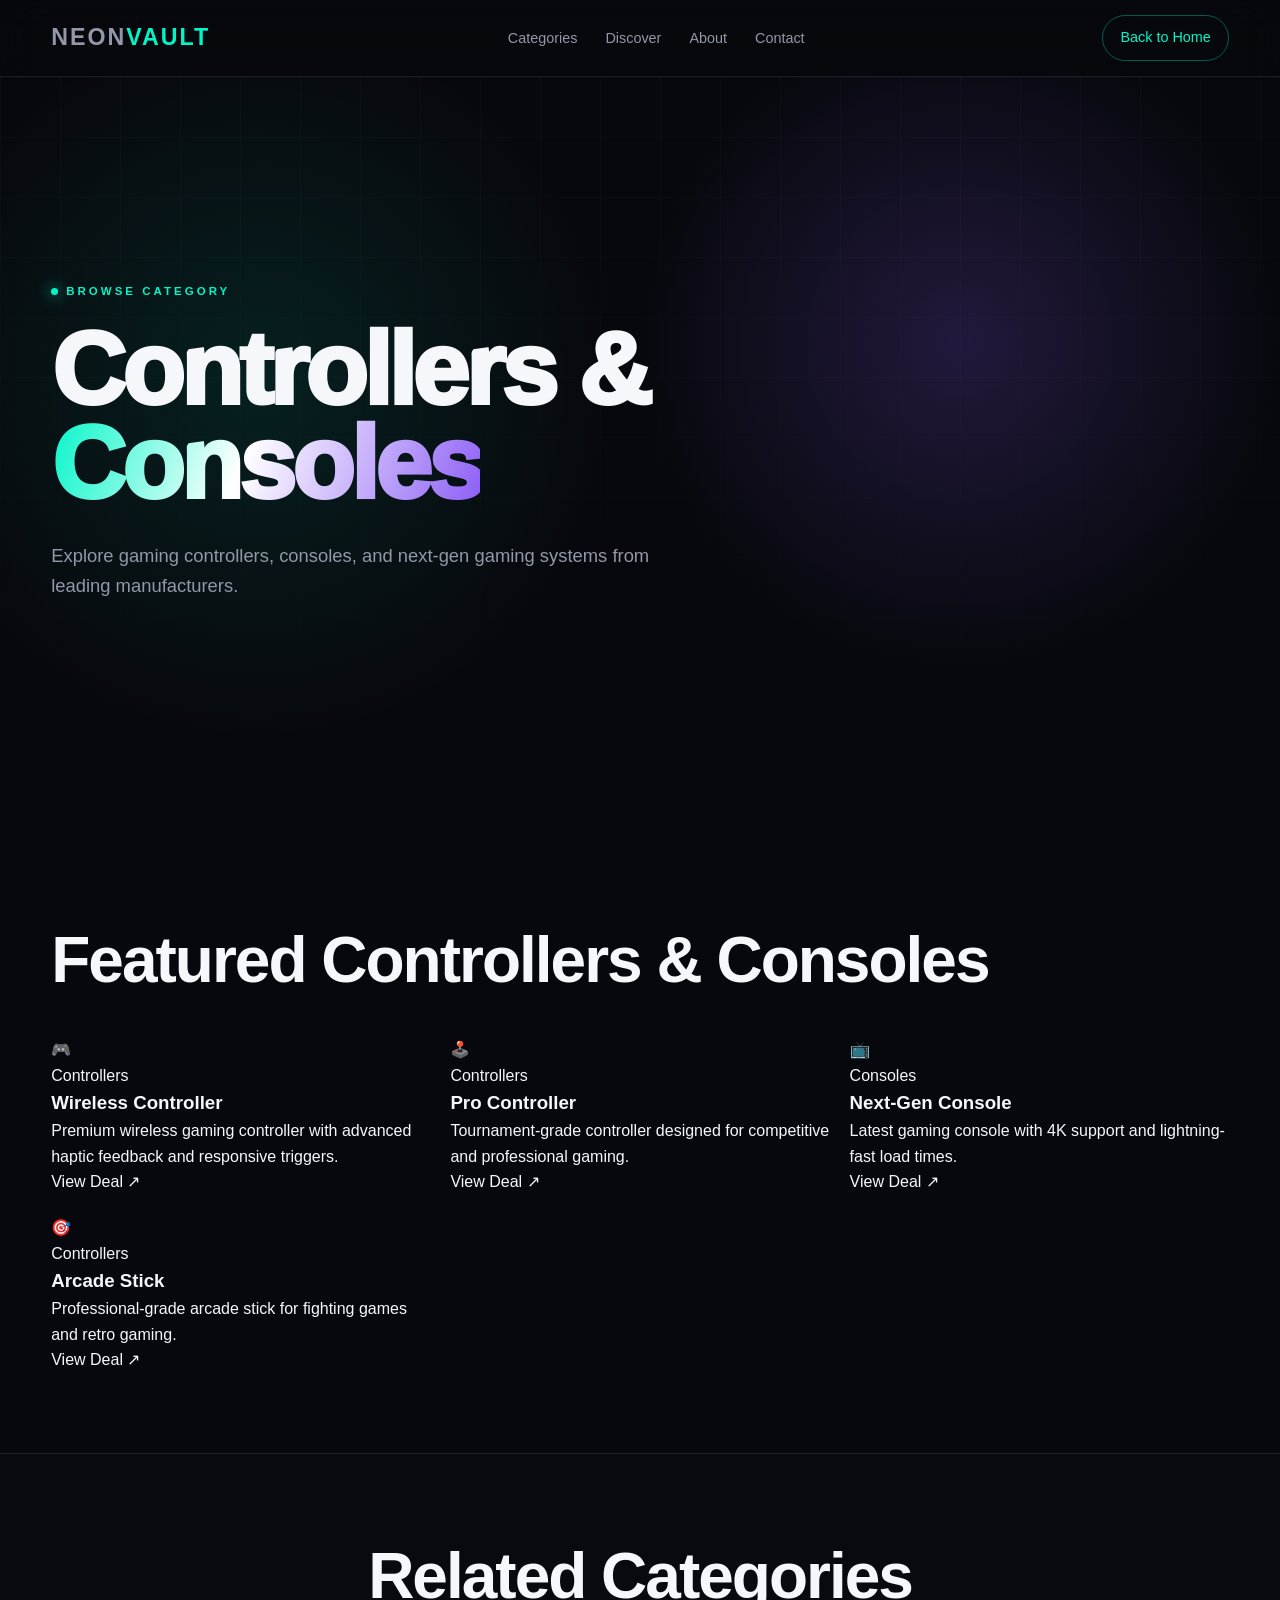
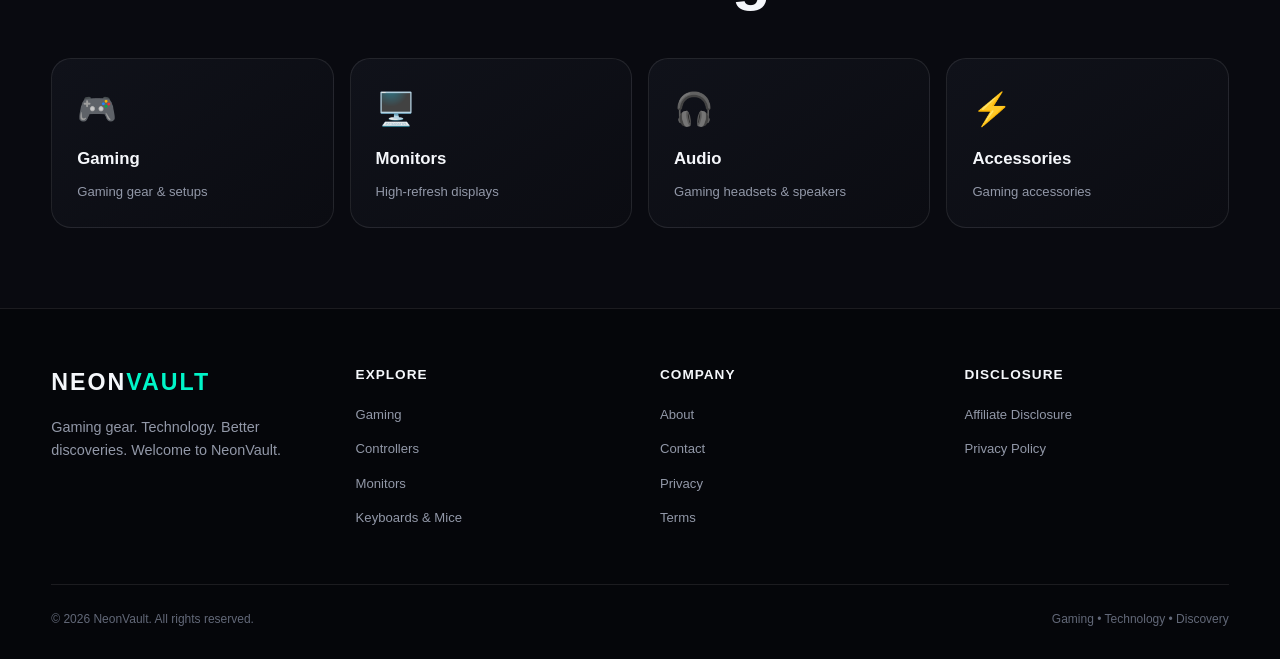
<file: controllers.html>
<!DOCTYPE html>
<html lang="en">
<head>
  <meta charset="UTF-8" />
  <meta name="viewport" content="width=device-width, initial-scale=1.0" />
  <meta name="description" content="Controllers & Consoles — Discover gaming controllers, consoles, and related peripherals at NeonVault." />
  <meta name="robots" content="index, follow" />
  <title>Controllers & Consoles — NeonVault</title>
  <link rel="stylesheet" href="styles.css" />
</head>

<body>

<header>
  <div class="container">
    <nav>
      <a href="index.html" class="logo">NEON<span>VAULT</span></a>

      <ul>
        <li><a href="index.html#categories">Categories</a></li>
        <li><a href="index.html#discover">Discover</a></li>
        <li><a href="about.html">About</a></li>
        <li><a href="contact.html">Contact</a></li>
      </ul>

      <a href="index.html" class="nav-cta">Back to Home</a>
    </nav>
  </div>
</header>

<main>

  <section class="hero" style="min-height: 400px;">
    <div class="container">
      <div class="hero-content">
        <div class="eyebrow">Browse Category</div>
        <h1>Controllers &<br /><span>Consoles</span></h1>
        <p>Explore gaming controllers, consoles, and next-gen gaming systems from leading manufacturers.</p>
      </div>
    </div>
  </section>

  <section style="padding: 80px 0;">
    <div class="container">
      <div class="section-heading">
        <h2>Featured Controllers & Consoles</h2>
      </div>

      <div class="product-grid">
        <div class="product-card">
          <div class="product-card-image">🎮</div>
          <div class="product-card-body">
            <div class="product-card-label">Controllers</div>
            <h3>Wireless Controller</h3>
            <p>Premium wireless gaming controller with advanced haptic feedback and responsive triggers.</p>
            <a href="#" class="product-card-link" data-disclosure="View Deal">View Deal <span class="disclosure-badge" title="External Link">↗</span></a>
          </div>
        </div>

        <div class="product-card">
          <div class="product-card-image">🕹️</div>
          <div class="product-card-body">
            <div class="product-card-label">Controllers</div>
            <h3>Pro Controller</h3>
            <p>Tournament-grade controller designed for competitive and professional gaming.</p>
            <a href="#" class="product-card-link" data-disclosure="View Deal">View Deal <span class="disclosure-badge" title="External Link">↗</span></a>
          </div>
        </div>

        <div class="product-card">
          <div class="product-card-image">📺</div>
          <div class="product-card-body">
            <div class="product-card-label">Consoles</div>
            <h3>Next-Gen Console</h3>
            <p>Latest gaming console with 4K support and lightning-fast load times.</p>
            <a href="#" class="product-card-link" data-disclosure="View Deal">View Deal <span class="disclosure-badge" title="External Link">↗</span></a>
          </div>
        </div>

        <div class="product-card">
          <div class="product-card-image">🎯</div>
          <div class="product-card-body">
            <div class="product-card-label">Controllers</div>
            <h3>Arcade Stick</h3>
            <p>Professional-grade arcade stick for fighting games and retro gaming.</p>
            <a href="#" class="product-card-link" data-disclosure="View Deal">View Deal <span class="disclosure-badge" title="External Link">↗</span></a>
          </div>
        </div>
      </div>
    </div>
  </section>

  <section style="padding: 80px 0; background: #090a10; border-top: 1px solid var(--border);">
    <div class="container">
      <div class="section-heading" style="text-align: center;">
        <h2>Related Categories</h2>
      </div>

      <div class="category-grid" style="margin-top: 50px;">
        <a href="gaming.html" class="category" tabindex="0">
          <div class="category-icon">🎮</div>
          <div>
            <h3>Gaming</h3>
            <p>Gaming gear & setups</p>
          </div>
        </a>

        <a href="monitors.html" class="category" tabindex="0">
          <div class="category-icon">🖥️</div>
          <div>
            <h3>Monitors</h3>
            <p>High-refresh displays</p>
          </div>
        </a>

        <a href="audio.html" class="category" tabindex="0">
          <div class="category-icon">🎧</div>
          <div>
            <h3>Audio</h3>
            <p>Gaming headsets & speakers</p>
          </div>
        </a>

        <a href="accessories.html" class="category" tabindex="0">
          <div class="category-icon">⚡</div>
          <div>
            <h3>Accessories</h3>
            <p>Gaming accessories</p>
          </div>
        </a>
      </div>
    </div>
  </section>

</main>

<footer>
  <div class="container">

    <div class="footer-grid">

      <div class="footer-brand">
        <a href="index.html" class="logo">NEON<span>VAULT</span></a>
        <p>Gaming gear. Technology. Better discoveries. Welcome to NeonVault.</p>
      </div>

      <div>
        <h4>Explore</h4>
        <ul>
          <li><a href="gaming.html">Gaming</a></li>
          <li><a href="controllers.html">Controllers</a></li>
          <li><a href="monitors.html">Monitors</a></li>
          <li><a href="keyboards-mice.html">Keyboards & Mice</a></li>
        </ul>
      </div>

      <div>
        <h4>Company</h4>
        <ul>
          <li><a href="about.html">About</a></li>
          <li><a href="contact.html">Contact</a></li>
          <li><a href="privacy.html">Privacy</a></li>
          <li><a href="terms.html">Terms</a></li>
        </ul>
      </div>

      <div>
        <h4>Disclosure</h4>
        <ul>
          <li><a href="disclosure.html">Affiliate Disclosure</a></li>
          <li><a href="privacy.html">Privacy Policy</a></li>
        </ul>
      </div>

    </div>

    <div class="copyright">
      <span>© 2026 NeonVault. All rights reserved.</span>
      <span>Gaming • Technology • Discovery</span>
    </div>

  </div>
</footer>

<script src="script.js" defer></script>

</body>
</html>
</file>
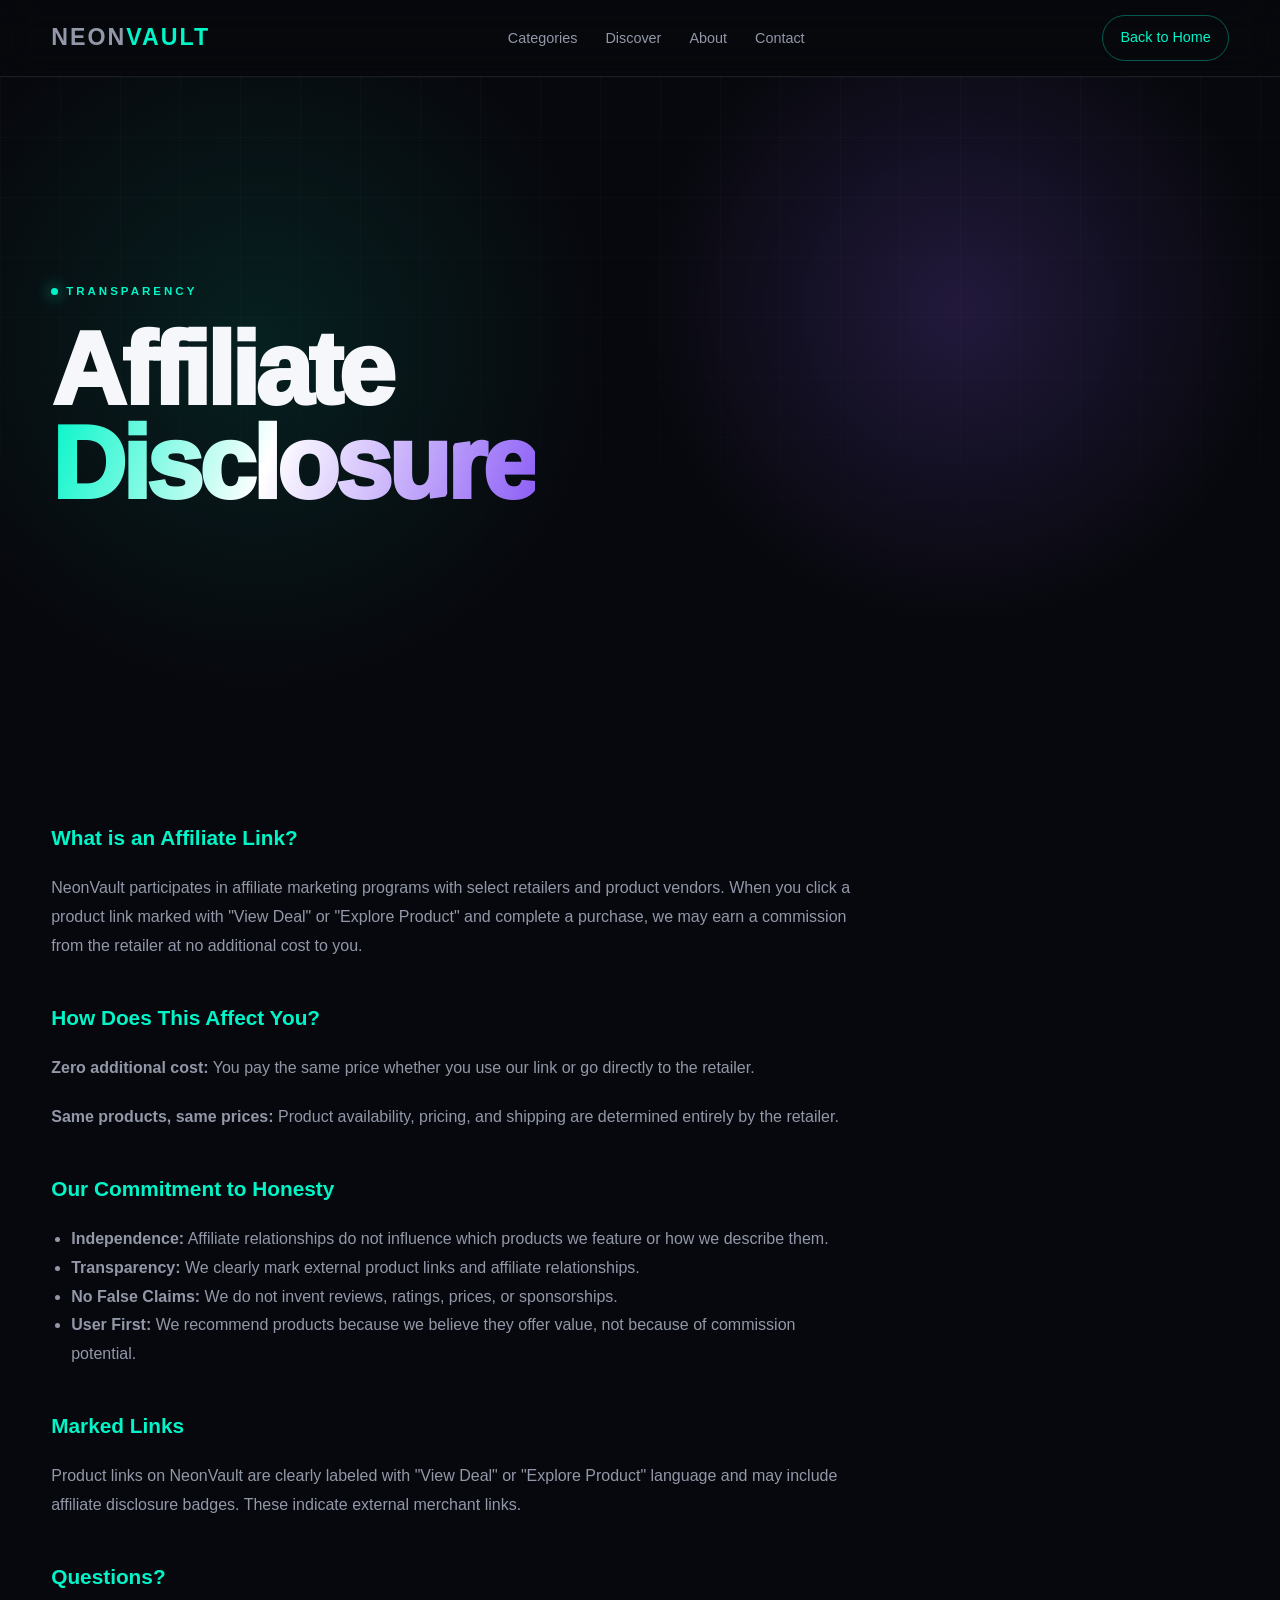
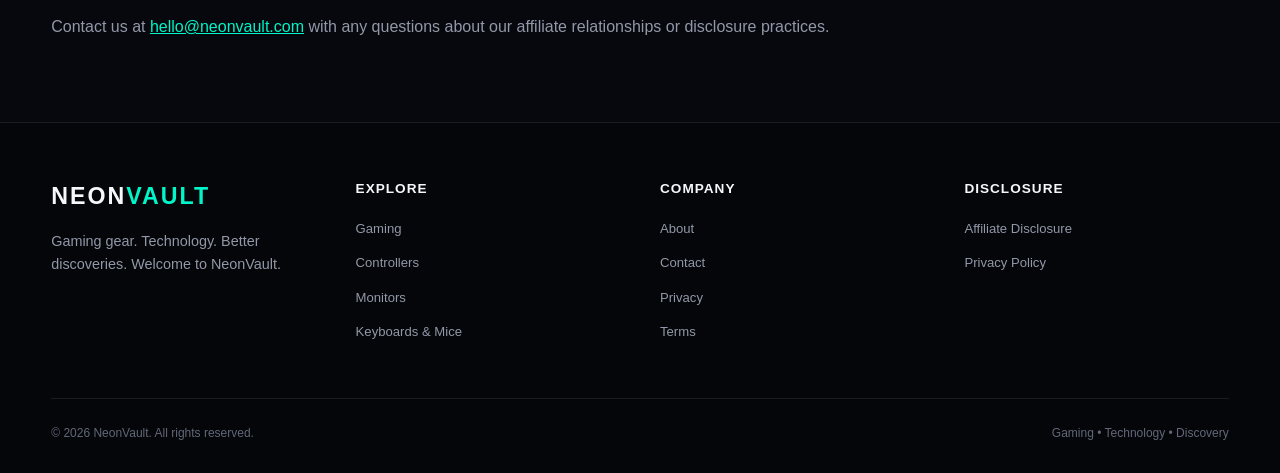
<file: disclosure.html>
<!DOCTYPE html>
<html lang="en">
<head>
  <meta charset="UTF-8" />
  <meta name="viewport" content="width=device-width, initial-scale=1.0" />
  <meta name="description" content="Affiliate Disclosure — NeonVault" />
  <meta name="robots" content="index, follow" />
  <title>Affiliate Disclosure — NeonVault</title>
  <link rel="stylesheet" href="styles.css" />
</head>

<body>

<header>
  <div class="container">
    <nav>
      <a href="index.html" class="logo">NEON<span>VAULT</span></a>

      <ul>
        <li><a href="index.html#categories">Categories</a></li>
        <li><a href="index.html#discover">Discover</a></li>
        <li><a href="about.html">About</a></li>
        <li><a href="contact.html">Contact</a></li>
      </ul>

      <a href="index.html" class="nav-cta">Back to Home</a>
    </nav>
  </div>
</header>

<main>

  <section class="hero" style="min-height: 300px;">
    <div class="container">
      <div class="hero-content">
        <div class="eyebrow">Transparency</div>
        <h1>Affiliate<br /><span>Disclosure</span></h1>
      </div>
    </div>
  </section>

  <section style="padding: 80px 0;">
    <div class="container">
      <div style="max-width: 800px;">

        <h3 style="color: var(--neon); font-size: 1.3rem; margin-bottom: 20px;">What is an Affiliate Link?</h3>
        <p style="color: var(--muted); line-height: 1.8; margin-bottom: 40px;">
          NeonVault participates in affiliate marketing programs with select retailers and product vendors. When you click a product link marked with "View Deal" or "Explore Product" and complete a purchase, we may earn a commission from the retailer at no additional cost to you.
        </p>

        <h3 style="color: var(--neon); font-size: 1.3rem; margin-bottom: 20px; margin-top: 40px;">How Does This Affect You?</h3>
        <p style="color: var(--muted); line-height: 1.8; margin-bottom: 20px;">
          <strong>Zero additional cost:</strong> You pay the same price whether you use our link or go directly to the retailer.
        </p>
        <p style="color: var(--muted); line-height: 1.8; margin-bottom: 40px;">
          <strong>Same products, same prices:</strong> Product availability, pricing, and shipping are determined entirely by the retailer.
        </p>

        <h3 style="color: var(--neon); font-size: 1.3rem; margin-bottom: 20px; margin-top: 40px;">Our Commitment to Honesty</h3>
        <ul style="color: var(--muted); line-height: 1.8; margin-left: 20px; margin-bottom: 40px;">
          <li><strong>Independence:</strong> Affiliate relationships do not influence which products we feature or how we describe them.</li>
          <li><strong>Transparency:</strong> We clearly mark external product links and affiliate relationships.</li>
          <li><strong>No False Claims:</strong> We do not invent reviews, ratings, prices, or sponsorships.</li>
          <li><strong>User First:</strong> We recommend products because we believe they offer value, not because of commission potential.</li>
        </ul>

        <h3 style="color: var(--neon); font-size: 1.3rem; margin-bottom: 20px; margin-top: 40px;">Marked Links</h3>
        <p style="color: var(--muted); line-height: 1.8; margin-bottom: 20px;">
          Product links on NeonVault are clearly labeled with "View Deal" or "Explore Product" language and may include affiliate disclosure badges. These indicate external merchant links.
        </p>

        <h3 style="color: var(--neon); font-size: 1.3rem; margin-bottom: 20px; margin-top: 40px;">Questions?</h3>
        <p style="color: var(--muted); line-height: 1.8;">
          Contact us at <a href="mailto:hello@neonvault.com" style="color: var(--neon); text-decoration: underline;">hello@neonvault.com</a> with any questions about our affiliate relationships or disclosure practices.
        </p>

      </div>
    </div>
  </section>

</main>

<footer>
  <div class="container">

    <div class="footer-grid">

      <div class="footer-brand">
        <a href="index.html" class="logo">NEON<span>VAULT</span></a>
        <p>Gaming gear. Technology. Better discoveries. Welcome to NeonVault.</p>
      </div>

      <div>
        <h4>Explore</h4>
        <ul>
          <li><a href="gaming.html">Gaming</a></li>
          <li><a href="controllers.html">Controllers</a></li>
          <li><a href="monitors.html">Monitors</a></li>
          <li><a href="keyboards-mice.html">Keyboards & Mice</a></li>
        </ul>
      </div>

      <div>
        <h4>Company</h4>
        <ul>
          <li><a href="about.html">About</a></li>
          <li><a href="contact.html">Contact</a></li>
          <li><a href="privacy.html">Privacy</a></li>
          <li><a href="terms.html">Terms</a></li>
        </ul>
      </div>

      <div>
        <h4>Disclosure</h4>
        <ul>
          <li><a href="disclosure.html">Affiliate Disclosure</a></li>
          <li><a href="privacy.html">Privacy Policy</a></li>
        </ul>
      </div>

    </div>

    <div class="copyright">
      <span>© 2026 NeonVault. All rights reserved.</span>
      <span>Gaming • Technology • Discovery</span>
    </div>

  </div>
</footer>

<script src="script.js" defer></script>

</body>
</html>
</file>
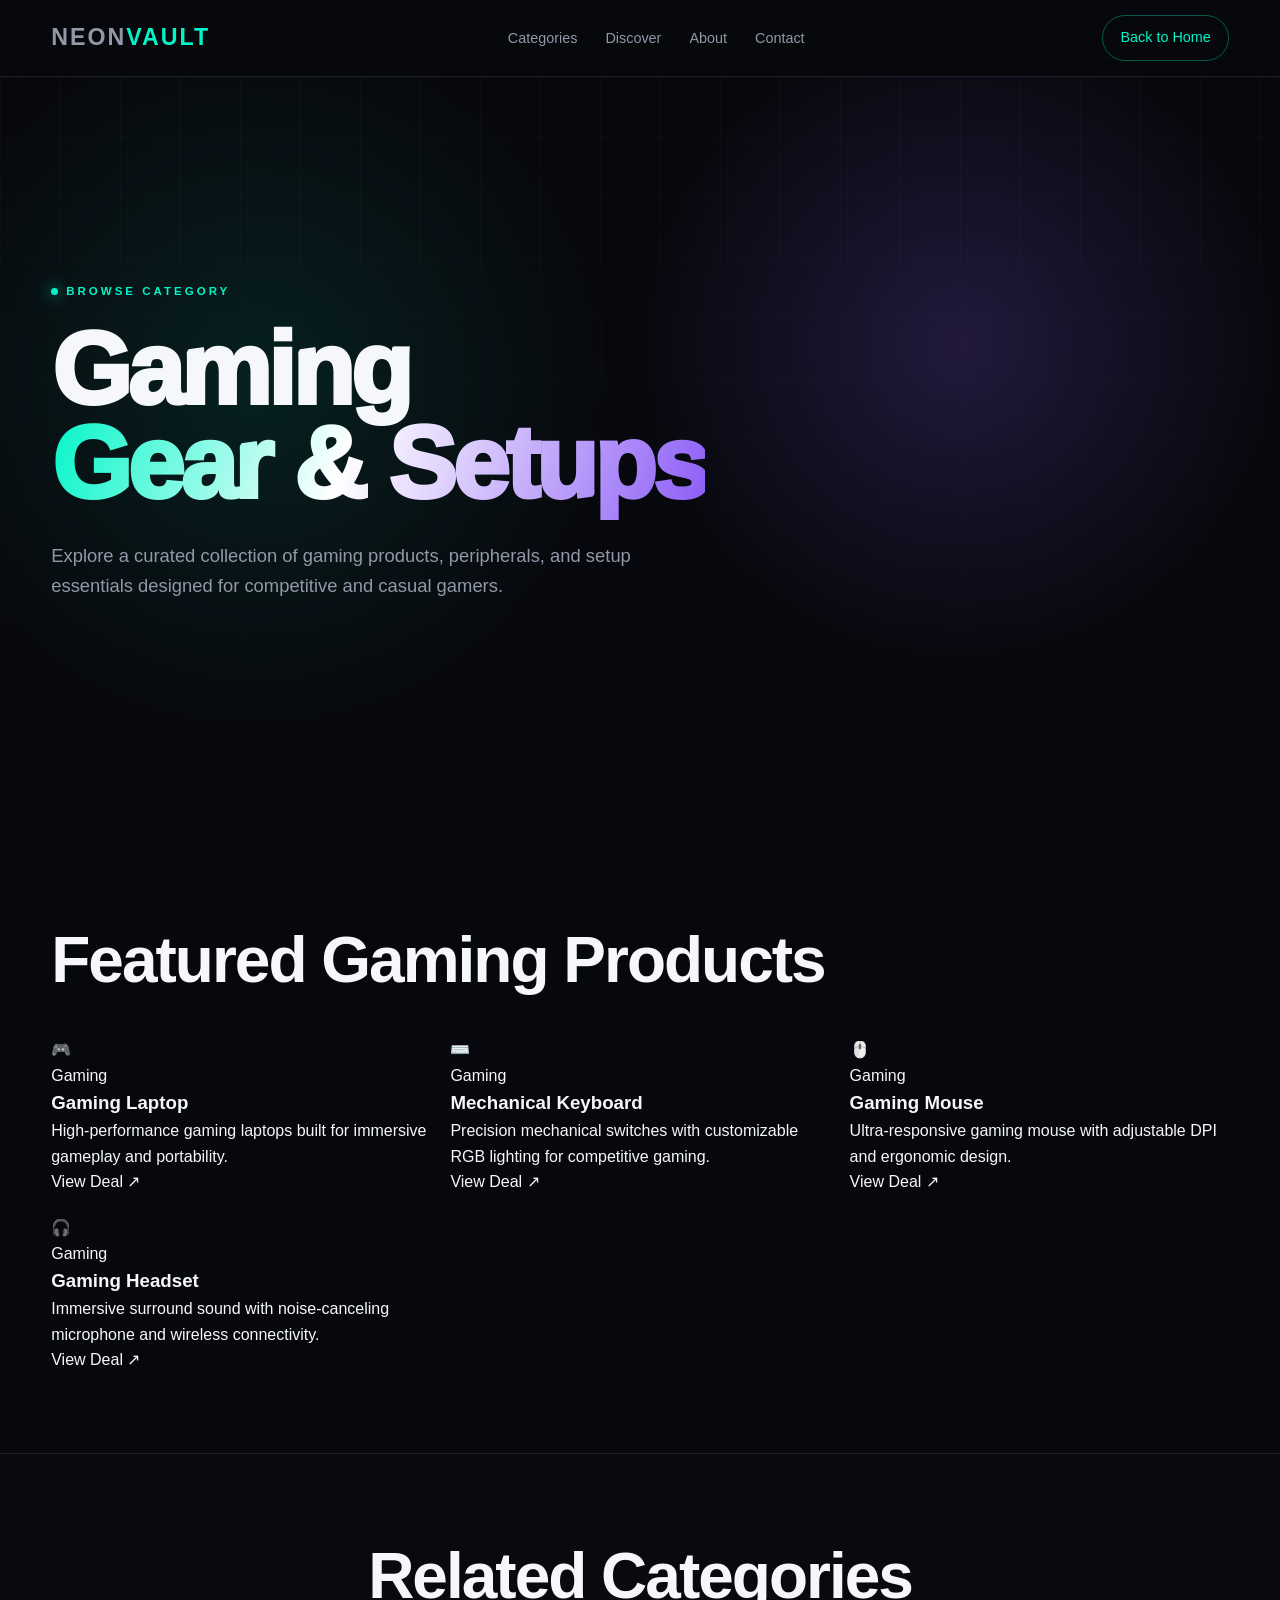
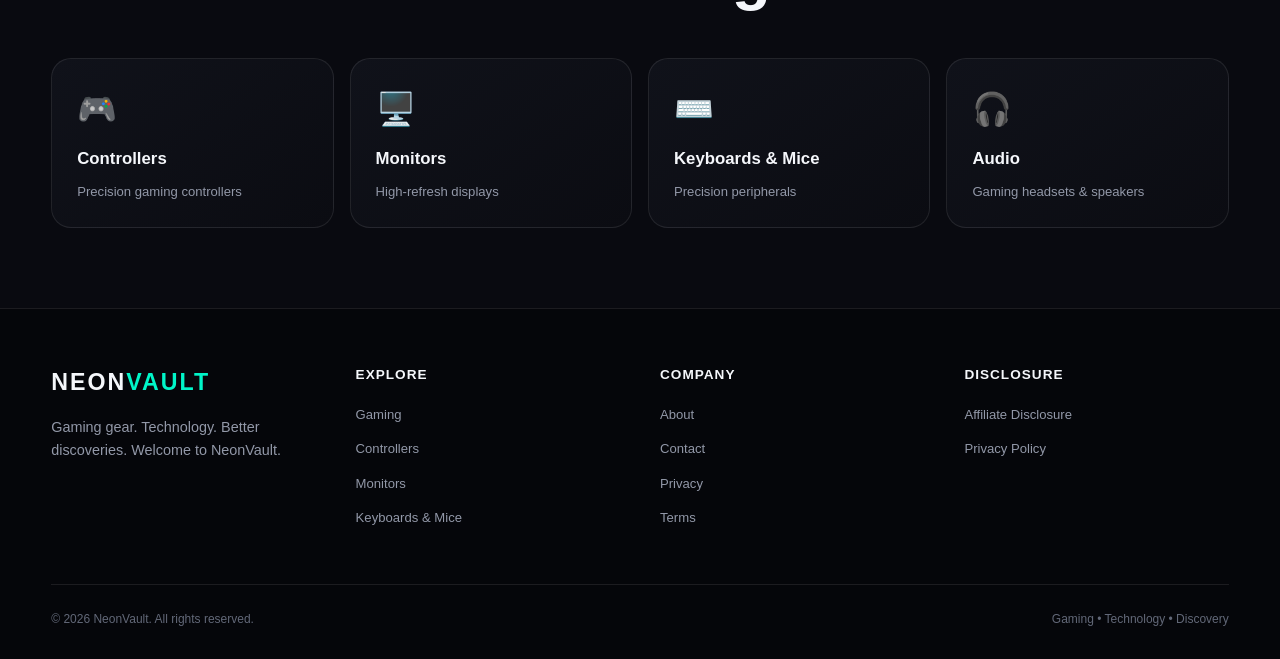
<file: gaming.html>
<!DOCTYPE html>
<html lang="en">
<head>
  <meta charset="UTF-8" />
  <meta name="viewport" content="width=device-width, initial-scale=1.0" />
  <meta name="description" content="Gaming Products — Discover the best gaming gear and setup essentials at NeonVault." />
  <meta name="robots" content="index, follow" />
  <title>Gaming Products — NeonVault</title>
  <link rel="stylesheet" href="styles.css" />
</head>

<body>

<header>
  <div class="container">
    <nav>
      <a href="index.html" class="logo">NEON<span>VAULT</span></a>

      <ul>
        <li><a href="index.html#categories">Categories</a></li>
        <li><a href="index.html#discover">Discover</a></li>
        <li><a href="about.html">About</a></li>
        <li><a href="contact.html">Contact</a></li>
      </ul>

      <a href="index.html" class="nav-cta">Back to Home</a>
    </nav>
  </div>
</header>

<main>

  <section class="hero" style="min-height: 400px;">
    <div class="container">
      <div class="hero-content">
        <div class="eyebrow">Browse Category</div>
        <h1>Gaming<br /><span>Gear & Setups</span></h1>
        <p>Explore a curated collection of gaming products, peripherals, and setup essentials designed for competitive and casual gamers.</p>
      </div>
    </div>
  </section>

  <section style="padding: 80px 0;">
    <div class="container">
      <div class="section-heading">
        <h2>Featured Gaming Products</h2>
      </div>

      <div class="product-grid">
        <div class="product-card">
          <div class="product-card-image">🎮</div>
          <div class="product-card-body">
            <div class="product-card-label">Gaming</div>
            <h3>Gaming Laptop</h3>
            <p>High-performance gaming laptops built for immersive gameplay and portability.</p>
            <a href="#" class="product-card-link" data-disclosure="View Deal">View Deal <span class="disclosure-badge" title="External Link">↗</span></a>
          </div>
        </div>

        <div class="product-card">
          <div class="product-card-image">⌨️</div>
          <div class="product-card-body">
            <div class="product-card-label">Gaming</div>
            <h3>Mechanical Keyboard</h3>
            <p>Precision mechanical switches with customizable RGB lighting for competitive gaming.</p>
            <a href="#" class="product-card-link" data-disclosure="View Deal">View Deal <span class="disclosure-badge" title="External Link">↗</span></a>
          </div>
        </div>

        <div class="product-card">
          <div class="product-card-image">🖱️</div>
          <div class="product-card-body">
            <div class="product-card-label">Gaming</div>
            <h3>Gaming Mouse</h3>
            <p>Ultra-responsive gaming mouse with adjustable DPI and ergonomic design.</p>
            <a href="#" class="product-card-link" data-disclosure="View Deal">View Deal <span class="disclosure-badge" title="External Link">↗</span></a>
          </div>
        </div>

        <div class="product-card">
          <div class="product-card-image">🎧</div>
          <div class="product-card-body">
            <div class="product-card-label">Gaming</div>
            <h3>Gaming Headset</h3>
            <p>Immersive surround sound with noise-canceling microphone and wireless connectivity.</p>
            <a href="#" class="product-card-link" data-disclosure="View Deal">View Deal <span class="disclosure-badge" title="External Link">↗</span></a>
          </div>
        </div>
      </div>
    </div>
  </section>

  <section style="padding: 80px 0; background: #090a10; border-top: 1px solid var(--border);">
    <div class="container">
      <div class="section-heading" style="text-align: center;">
        <h2>Related Categories</h2>
      </div>

      <div class="category-grid" style="margin-top: 50px;">
        <a href="controllers.html" class="category" tabindex="0">
          <div class="category-icon">🎮</div>
          <div>
            <h3>Controllers</h3>
            <p>Precision gaming controllers</p>
          </div>
        </a>

        <a href="monitors.html" class="category" tabindex="0">
          <div class="category-icon">🖥️</div>
          <div>
            <h3>Monitors</h3>
            <p>High-refresh displays</p>
          </div>
        </a>

        <a href="keyboards-mice.html" class="category" tabindex="0">
          <div class="category-icon">⌨️</div>
          <div>
            <h3>Keyboards & Mice</h3>
            <p>Precision peripherals</p>
          </div>
        </a>

        <a href="audio.html" class="category" tabindex="0">
          <div class="category-icon">🎧</div>
          <div>
            <h3>Audio</h3>
            <p>Gaming headsets & speakers</p>
          </div>
        </a>
      </div>
    </div>
  </section>

</main>

<footer>
  <div class="container">

    <div class="footer-grid">

      <div class="footer-brand">
        <a href="index.html" class="logo">NEON<span>VAULT</span></a>
        <p>Gaming gear. Technology. Better discoveries. Welcome to NeonVault.</p>
      </div>

      <div>
        <h4>Explore</h4>
        <ul>
          <li><a href="gaming.html">Gaming</a></li>
          <li><a href="controllers.html">Controllers</a></li>
          <li><a href="monitors.html">Monitors</a></li>
          <li><a href="keyboards-mice.html">Keyboards & Mice</a></li>
        </ul>
      </div>

      <div>
        <h4>Company</h4>
        <ul>
          <li><a href="about.html">About</a></li>
          <li><a href="contact.html">Contact</a></li>
          <li><a href="privacy.html">Privacy</a></li>
          <li><a href="terms.html">Terms</a></li>
        </ul>
      </div>

      <div>
        <h4>Disclosure</h4>
        <ul>
          <li><a href="disclosure.html">Affiliate Disclosure</a></li>
          <li><a href="privacy.html">Privacy Policy</a></li>
        </ul>
      </div>

    </div>

    <div class="copyright">
      <span>© 2026 NeonVault. All rights reserved.</span>
      <span>Gaming • Technology • Discovery</span>
    </div>

  </div>
</footer>

<script src="script.js" defer></script>

</body>
</html>
</file>
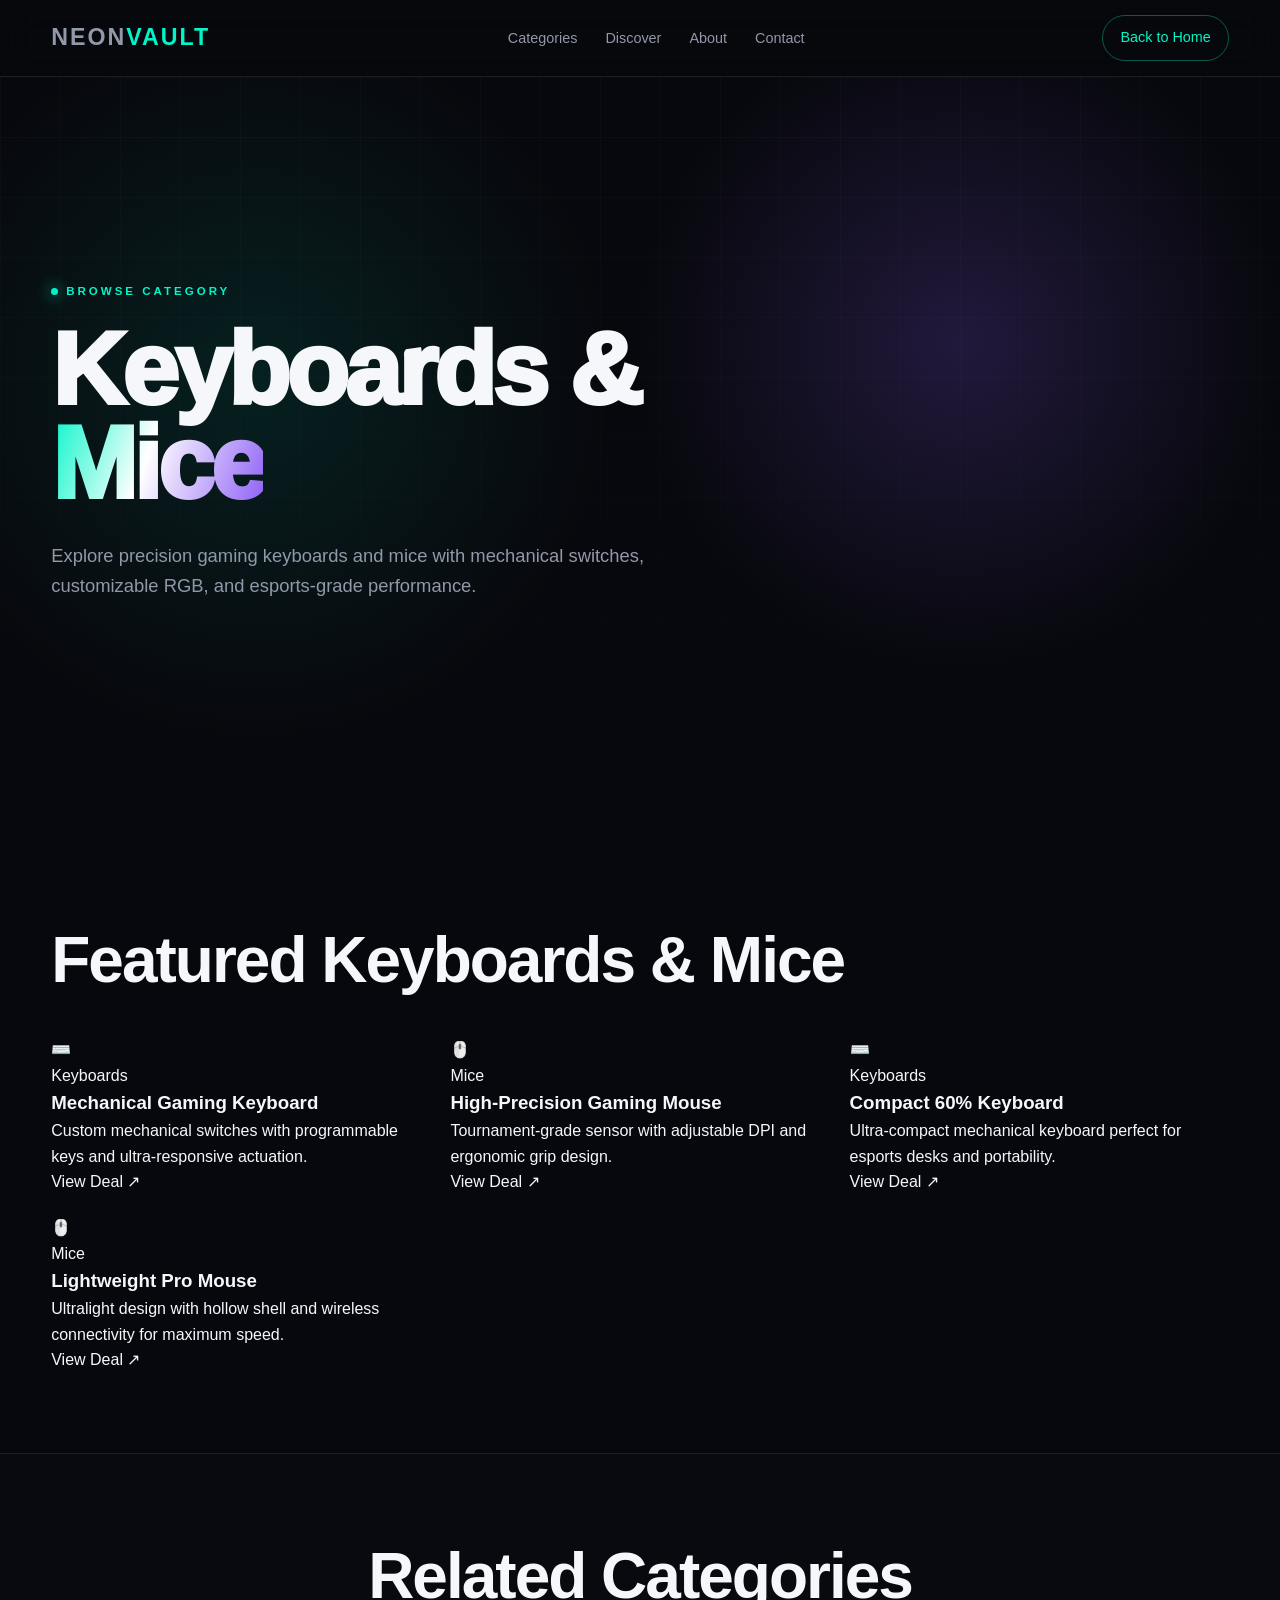
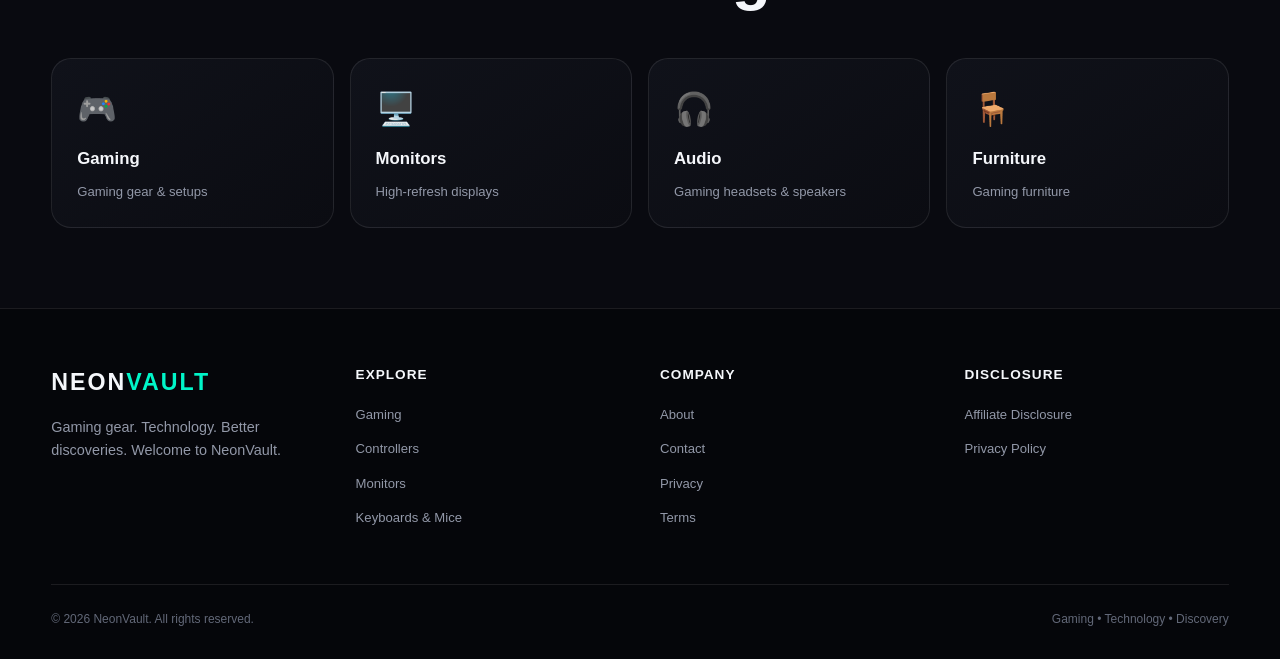
<file: keyboards-mice.html>
<!DOCTYPE html>
<html lang="en">
<head>
  <meta charset="UTF-8" />
  <meta name="viewport" content="width=device-width, initial-scale=1.0" />
  <meta name="description" content="Keyboards & Mice — Discover precision gaming keyboards and mice at NeonVault." />
  <meta name="robots" content="index, follow" />
  <title>Keyboards & Mice — NeonVault</title>
  <link rel="stylesheet" href="styles.css" />
</head>

<body>

<header>
  <div class="container">
    <nav>
      <a href="index.html" class="logo">NEON<span>VAULT</span></a>

      <ul>
        <li><a href="index.html#categories">Categories</a></li>
        <li><a href="index.html#discover">Discover</a></li>
        <li><a href="about.html">About</a></li>
        <li><a href="contact.html">Contact</a></li>
      </ul>

      <a href="index.html" class="nav-cta">Back to Home</a>
    </nav>
  </div>
</header>

<main>

  <section class="hero" style="min-height: 400px;">
    <div class="container">
      <div class="hero-content">
        <div class="eyebrow">Browse Category</div>
        <h1>Keyboards &<br /><span>Mice</span></h1>
        <p>Explore precision gaming keyboards and mice with mechanical switches, customizable RGB, and esports-grade performance.</p>
      </div>
    </div>
  </section>

  <section style="padding: 80px 0;">
    <div class="container">
      <div class="section-heading">
        <h2>Featured Keyboards & Mice</h2>
      </div>

      <div class="product-grid">
        <div class="product-card">
          <div class="product-card-image">⌨️</div>
          <div class="product-card-body">
            <div class="product-card-label">Keyboards</div>
            <h3>Mechanical Gaming Keyboard</h3>
            <p>Custom mechanical switches with programmable keys and ultra-responsive actuation.</p>
            <a href="#" class="product-card-link" data-disclosure="View Deal">View Deal <span class="disclosure-badge" title="External Link">↗</span></a>
          </div>
        </div>

        <div class="product-card">
          <div class="product-card-image">🖱️</div>
          <div class="product-card-body">
            <div class="product-card-label">Mice</div>
            <h3>High-Precision Gaming Mouse</h3>
            <p>Tournament-grade sensor with adjustable DPI and ergonomic grip design.</p>
            <a href="#" class="product-card-link" data-disclosure="View Deal">View Deal <span class="disclosure-badge" title="External Link">↗</span></a>
          </div>
        </div>

        <div class="product-card">
          <div class="product-card-image">⌨️</div>
          <div class="product-card-body">
            <div class="product-card-label">Keyboards</div>
            <h3>Compact 60% Keyboard</h3>
            <p>Ultra-compact mechanical keyboard perfect for esports desks and portability.</p>
            <a href="#" class="product-card-link" data-disclosure="View Deal">View Deal <span class="disclosure-badge" title="External Link">↗</span></a>
          </div>
        </div>

        <div class="product-card">
          <div class="product-card-image">🖱️</div>
          <div class="product-card-body">
            <div class="product-card-label">Mice</div>
            <h3>Lightweight Pro Mouse</h3>
            <p>Ultralight design with hollow shell and wireless connectivity for maximum speed.</p>
            <a href="#" class="product-card-link" data-disclosure="View Deal">View Deal <span class="disclosure-badge" title="External Link">↗</span></a>
          </div>
        </div>
      </div>
    </div>
  </section>

  <section style="padding: 80px 0; background: #090a10; border-top: 1px solid var(--border);">
    <div class="container">
      <div class="section-heading" style="text-align: center;">
        <h2>Related Categories</h2>
      </div>

      <div class="category-grid" style="margin-top: 50px;">
        <a href="gaming.html" class="category" tabindex="0">
          <div class="category-icon">🎮</div>
          <div>
            <h3>Gaming</h3>
            <p>Gaming gear & setups</p>
          </div>
        </a>

        <a href="monitors.html" class="category" tabindex="0">
          <div class="category-icon">🖥️</div>
          <div>
            <h3>Monitors</h3>
            <p>High-refresh displays</p>
          </div>
        </a>

        <a href="audio.html" class="category" tabindex="0">
          <div class="category-icon">🎧</div>
          <div>
            <h3>Audio</h3>
            <p>Gaming headsets & speakers</p>
          </div>
        </a>

        <a href="furniture.html" class="category" tabindex="0">
          <div class="category-icon">🪑</div>
          <div>
            <h3>Furniture</h3>
            <p>Gaming furniture</p>
          </div>
        </a>
      </div>
    </div>
  </section>

</main>

<footer>
  <div class="container">

    <div class="footer-grid">

      <div class="footer-brand">
        <a href="index.html" class="logo">NEON<span>VAULT</span></a>
        <p>Gaming gear. Technology. Better discoveries. Welcome to NeonVault.</p>
      </div>

      <div>
        <h4>Explore</h4>
        <ul>
          <li><a href="gaming.html">Gaming</a></li>
          <li><a href="controllers.html">Controllers</a></li>
          <li><a href="monitors.html">Monitors</a></li>
          <li><a href="keyboards-mice.html">Keyboards & Mice</a></li>
        </ul>
      </div>

      <div>
        <h4>Company</h4>
        <ul>
          <li><a href="about.html">About</a></li>
          <li><a href="contact.html">Contact</a></li>
          <li><a href="privacy.html">Privacy</a></li>
          <li><a href="terms.html">Terms</a></li>
        </ul>
      </div>

      <div>
        <h4>Disclosure</h4>
        <ul>
          <li><a href="disclosure.html">Affiliate Disclosure</a></li>
          <li><a href="privacy.html">Privacy Policy</a></li>
        </ul>
      </div>

    </div>

    <div class="copyright">
      <span>© 2026 NeonVault. All rights reserved.</span>
      <span>Gaming • Technology • Discovery</span>
    </div>

  </div>
</footer>

<script src="script.js" defer></script>

</body>
</html>
</file>
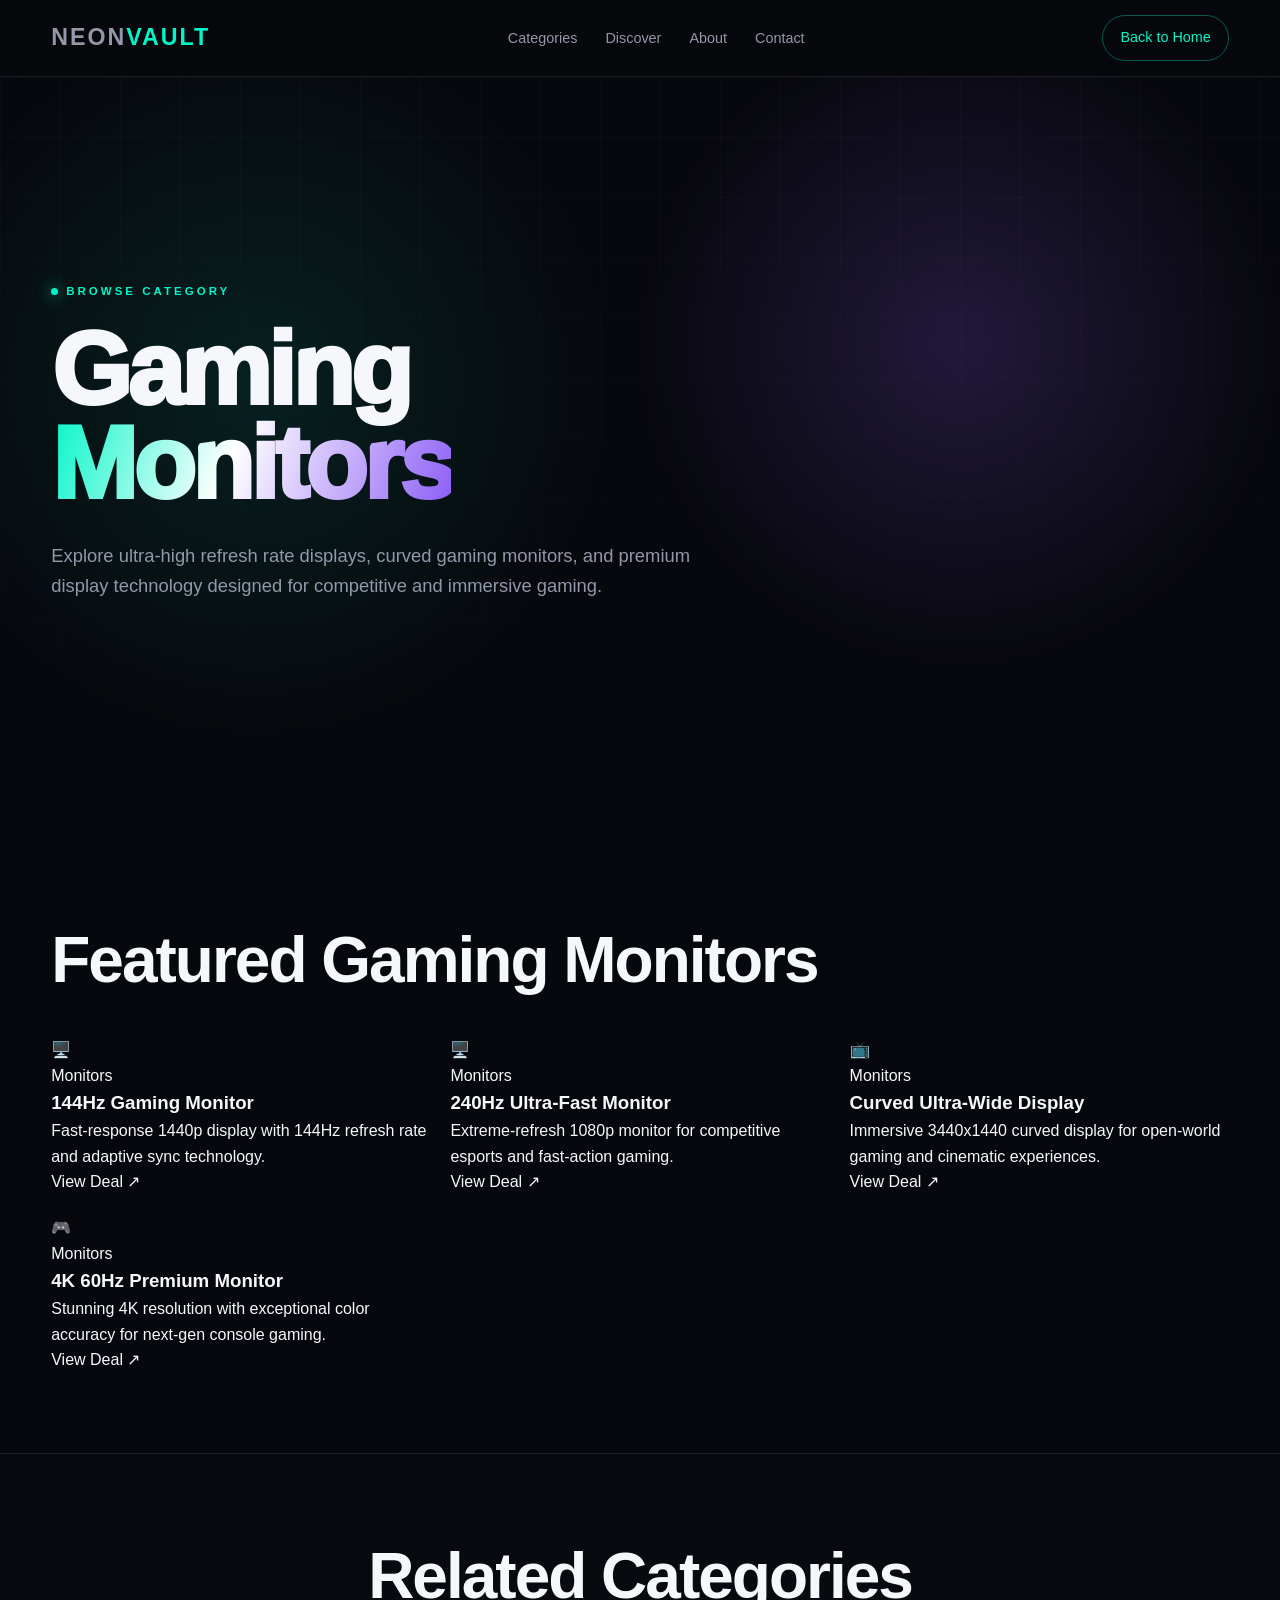
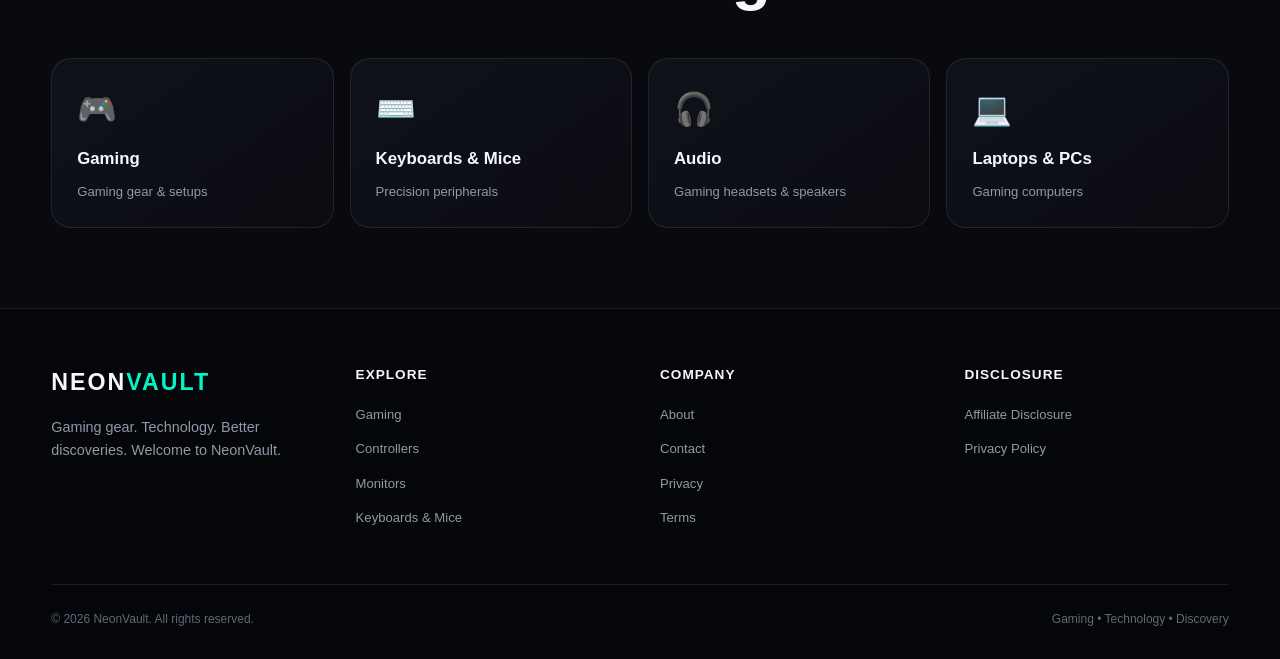
<file: monitors.html>
<!DOCTYPE html>
<html lang="en">
<head>
  <meta charset="UTF-8" />
  <meta name="viewport" content="width=device-width, initial-scale=1.0" />
  <meta name="description" content="Gaming Monitors — Discover high-refresh gaming monitors and displays at NeonVault." />
  <meta name="robots" content="index, follow" />
  <title>Gaming Monitors — NeonVault</title>
  <link rel="stylesheet" href="styles.css" />
</head>

<body>

<header>
  <div class="container">
    <nav>
      <a href="index.html" class="logo">NEON<span>VAULT</span></a>

      <ul>
        <li><a href="index.html#categories">Categories</a></li>
        <li><a href="index.html#discover">Discover</a></li>
        <li><a href="about.html">About</a></li>
        <li><a href="contact.html">Contact</a></li>
      </ul>

      <a href="index.html" class="nav-cta">Back to Home</a>
    </nav>
  </div>
</header>

<main>

  <section class="hero" style="min-height: 400px;">
    <div class="container">
      <div class="hero-content">
        <div class="eyebrow">Browse Category</div>
        <h1>Gaming<br /><span>Monitors</span></h1>
        <p>Explore ultra-high refresh rate displays, curved gaming monitors, and premium display technology designed for competitive and immersive gaming.</p>
      </div>
    </div>
  </section>

  <section style="padding: 80px 0;">
    <div class="container">
      <div class="section-heading">
        <h2>Featured Gaming Monitors</h2>
      </div>

      <div class="product-grid">
        <div class="product-card">
          <div class="product-card-image">🖥️</div>
          <div class="product-card-body">
            <div class="product-card-label">Monitors</div>
            <h3>144Hz Gaming Monitor</h3>
            <p>Fast-response 1440p display with 144Hz refresh rate and adaptive sync technology.</p>
            <a href="#" class="product-card-link" data-disclosure="View Deal">View Deal <span class="disclosure-badge" title="External Link">↗</span></a>
          </div>
        </div>

        <div class="product-card">
          <div class="product-card-image">🖥️</div>
          <div class="product-card-body">
            <div class="product-card-label">Monitors</div>
            <h3>240Hz Ultra-Fast Monitor</h3>
            <p>Extreme-refresh 1080p monitor for competitive esports and fast-action gaming.</p>
            <a href="#" class="product-card-link" data-disclosure="View Deal">View Deal <span class="disclosure-badge" title="External Link">↗</span></a>
          </div>
        </div>

        <div class="product-card">
          <div class="product-card-image">📺</div>
          <div class="product-card-body">
            <div class="product-card-label">Monitors</div>
            <h3>Curved Ultra-Wide Display</h3>
            <p>Immersive 3440x1440 curved display for open-world gaming and cinematic experiences.</p>
            <a href="#" class="product-card-link" data-disclosure="View Deal">View Deal <span class="disclosure-badge" title="External Link">↗</span></a>
          </div>
        </div>

        <div class="product-card">
          <div class="product-card-image">🎮</div>
          <div class="product-card-body">
            <div class="product-card-label">Monitors</div>
            <h3>4K 60Hz Premium Monitor</h3>
            <p>Stunning 4K resolution with exceptional color accuracy for next-gen console gaming.</p>
            <a href="#" class="product-card-link" data-disclosure="View Deal">View Deal <span class="disclosure-badge" title="External Link">↗</span></a>
          </div>
        </div>
      </div>
    </div>
  </section>

  <section style="padding: 80px 0; background: #090a10; border-top: 1px solid var(--border);">
    <div class="container">
      <div class="section-heading" style="text-align: center;">
        <h2>Related Categories</h2>
      </div>

      <div class="category-grid" style="margin-top: 50px;">
        <a href="gaming.html" class="category" tabindex="0">
          <div class="category-icon">🎮</div>
          <div>
            <h3>Gaming</h3>
            <p>Gaming gear & setups</p>
          </div>
        </a>

        <a href="keyboards-mice.html" class="category" tabindex="0">
          <div class="category-icon">⌨️</div>
          <div>
            <h3>Keyboards & Mice</h3>
            <p>Precision peripherals</p>
          </div>
        </a>

        <a href="audio.html" class="category" tabindex="0">
          <div class="category-icon">🎧</div>
          <div>
            <h3>Audio</h3>
            <p>Gaming headsets & speakers</p>
          </div>
        </a>

        <a href="laptops-pcs.html" class="category" tabindex="0">
          <div class="category-icon">💻</div>
          <div>
            <h3>Laptops & PCs</h3>
            <p>Gaming computers</p>
          </div>
        </a>
      </div>
    </div>
  </section>

</main>

<footer>
  <div class="container">

    <div class="footer-grid">

      <div class="footer-brand">
        <a href="index.html" class="logo">NEON<span>VAULT</span></a>
        <p>Gaming gear. Technology. Better discoveries. Welcome to NeonVault.</p>
      </div>

      <div>
        <h4>Explore</h4>
        <ul>
          <li><a href="gaming.html">Gaming</a></li>
          <li><a href="controllers.html">Controllers</a></li>
          <li><a href="monitors.html">Monitors</a></li>
          <li><a href="keyboards-mice.html">Keyboards & Mice</a></li>
        </ul>
      </div>

      <div>
        <h4>Company</h4>
        <ul>
          <li><a href="about.html">About</a></li>
          <li><a href="contact.html">Contact</a></li>
          <li><a href="privacy.html">Privacy</a></li>
          <li><a href="terms.html">Terms</a></li>
        </ul>
      </div>

      <div>
        <h4>Disclosure</h4>
        <ul>
          <li><a href="disclosure.html">Affiliate Disclosure</a></li>
          <li><a href="privacy.html">Privacy Policy</a></li>
        </ul>
      </div>

    </div>

    <div class="copyright">
      <span>© 2026 NeonVault. All rights reserved.</span>
      <span>Gaming • Technology • Discovery</span>
    </div>

  </div>
</footer>

<script src="script.js" defer></script>

</body>
</html>
</file>
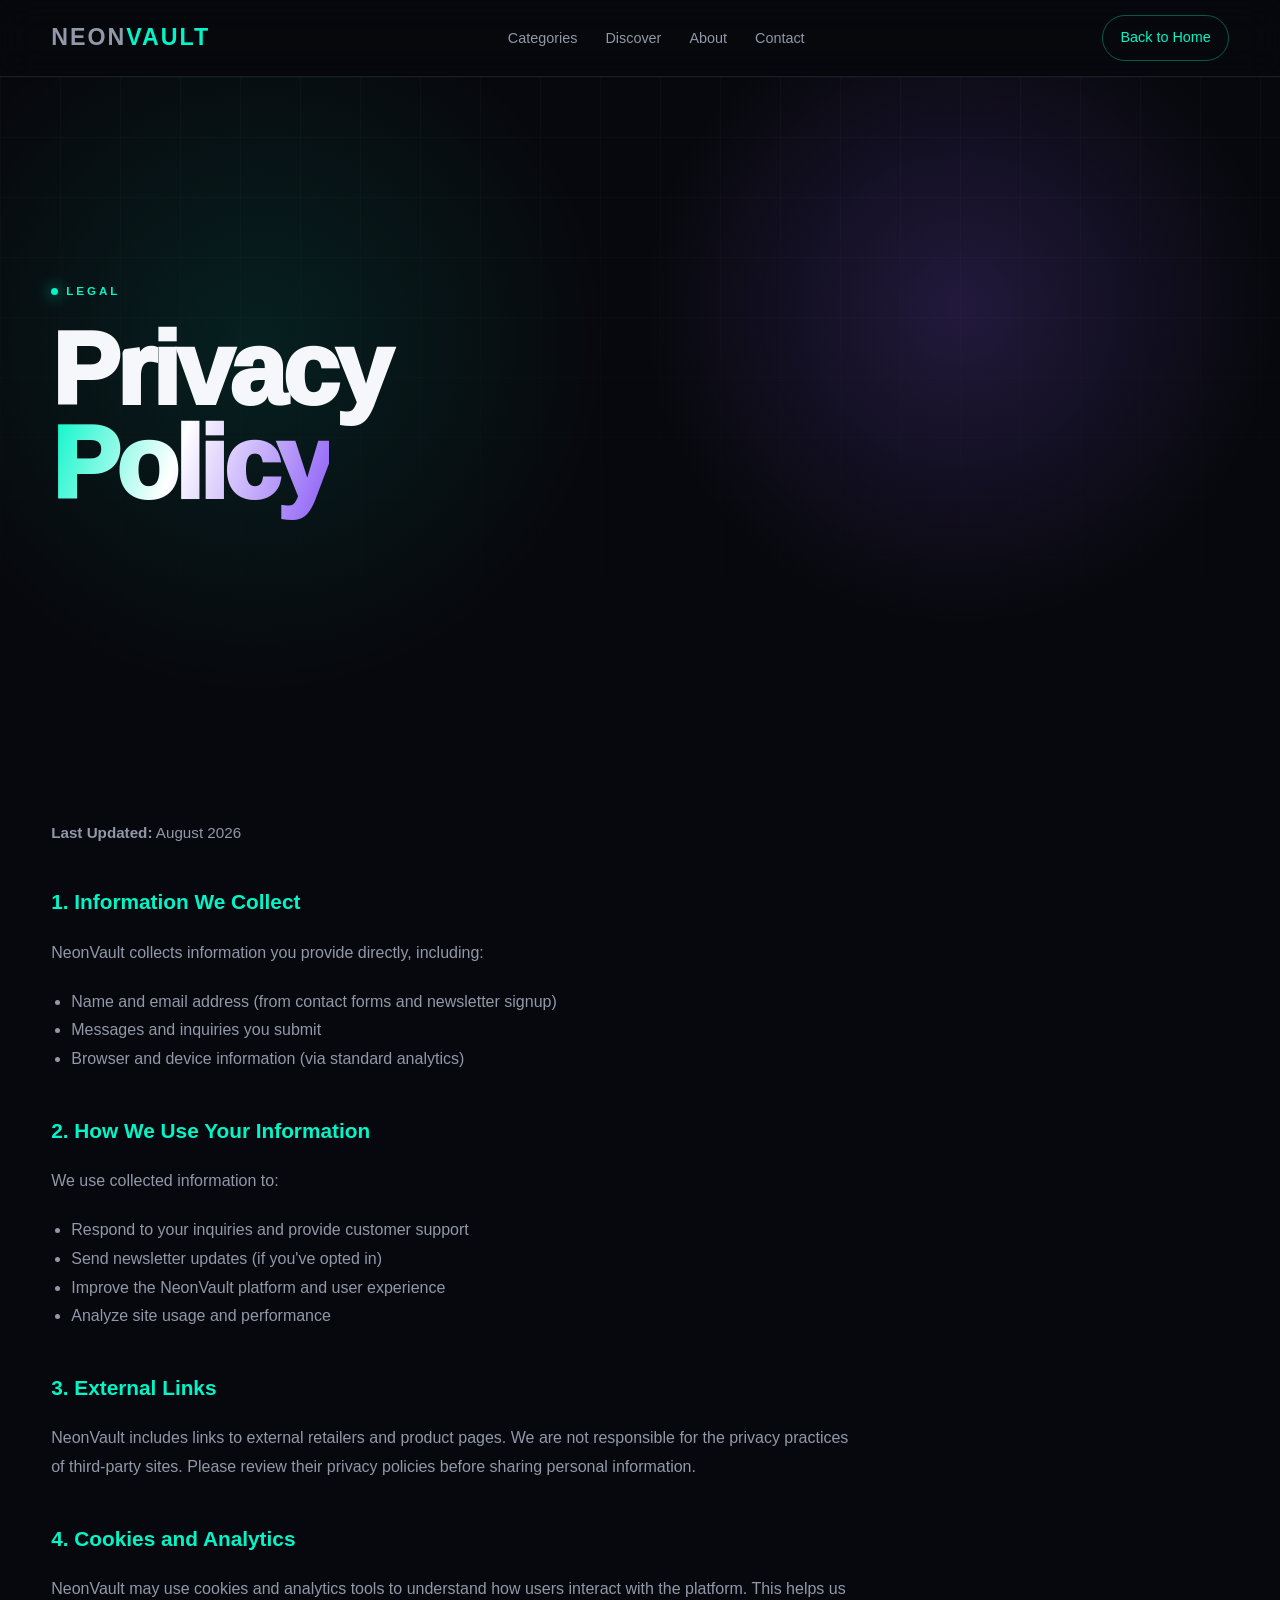
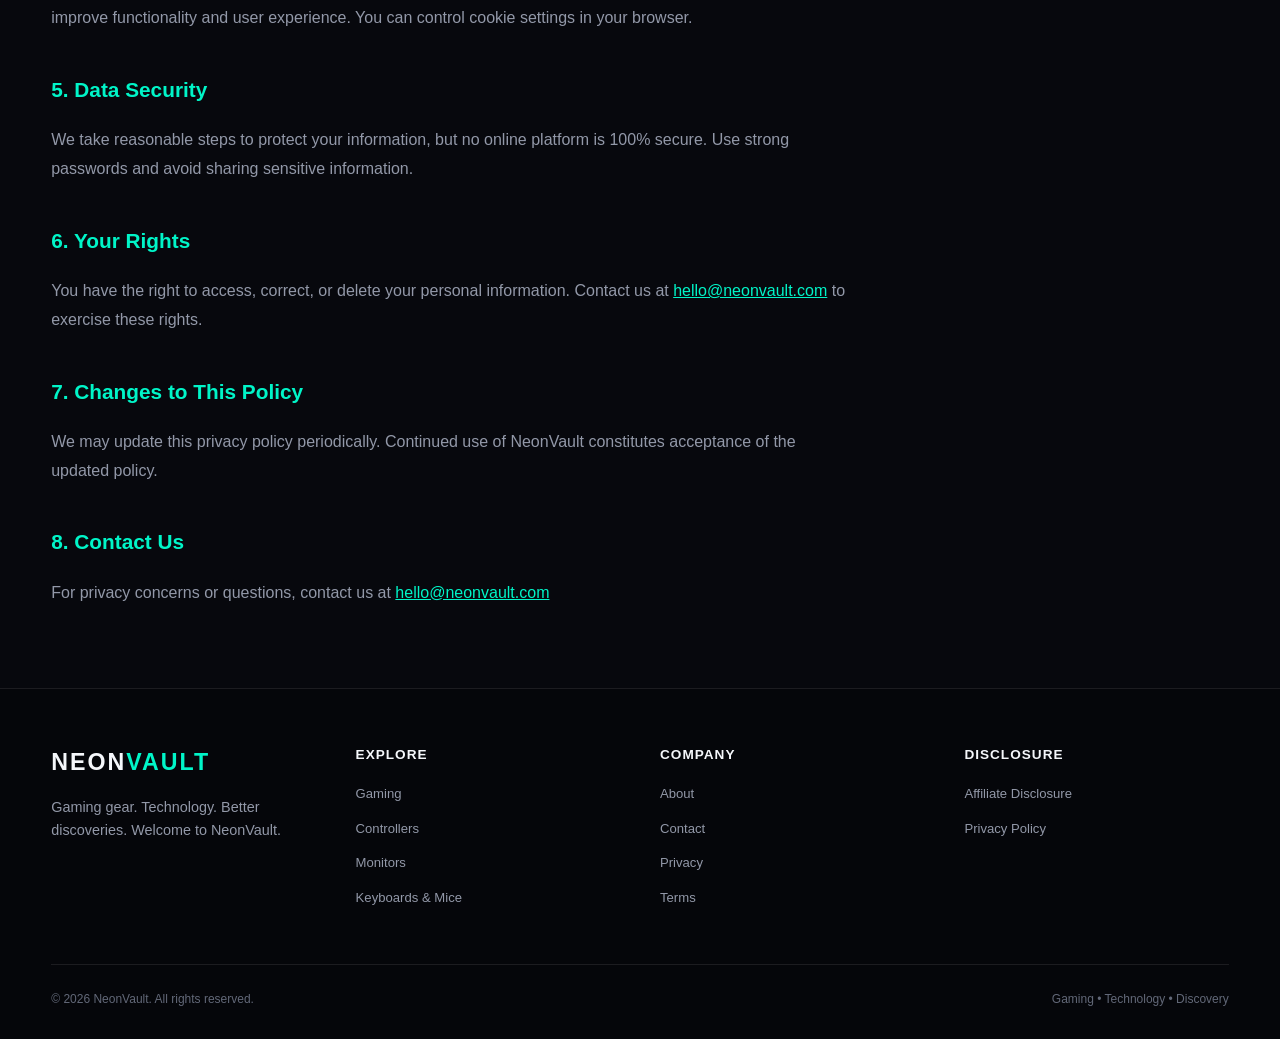
<file: privacy.html>
<!DOCTYPE html>
<html lang="en">
<head>
  <meta charset="UTF-8" />
  <meta name="viewport" content="width=device-width, initial-scale=1.0" />
  <meta name="description" content="Privacy Policy — NeonVault" />
  <meta name="robots" content="index, follow" />
  <title>Privacy Policy — NeonVault</title>
  <link rel="stylesheet" href="styles.css" />
</head>

<body>

<header>
  <div class="container">
    <nav>
      <a href="index.html" class="logo">NEON<span>VAULT</span></a>

      <ul>
        <li><a href="index.html#categories">Categories</a></li>
        <li><a href="index.html#discover">Discover</a></li>
        <li><a href="about.html">About</a></li>
        <li><a href="contact.html">Contact</a></li>
      </ul>

      <a href="index.html" class="nav-cta">Back to Home</a>
    </nav>
  </div>
</header>

<main>

  <section class="hero" style="min-height: 300px;">
    <div class="container">
      <div class="hero-content">
        <div class="eyebrow">Legal</div>
        <h1>Privacy<br /><span>Policy</span></h1>
      </div>
    </div>
  </section>

  <section style="padding: 80px 0;">
    <div class="container">
      <div style="max-width: 800px;">

        <p style="color: var(--muted); font-size: 0.95rem; margin-bottom: 40px;">
          <strong>Last Updated:</strong> August 2026
        </p>

        <h3 style="color: var(--neon); font-size: 1.3rem; margin-bottom: 20px; margin-top: 40px;">1. Information We Collect</h3>
        <p style="color: var(--muted); line-height: 1.8; margin-bottom: 20px;">
          NeonVault collects information you provide directly, including:
        </p>
        <ul style="color: var(--muted); line-height: 1.8; margin-left: 20px; margin-bottom: 20px;">
          <li>Name and email address (from contact forms and newsletter signup)</li>
          <li>Messages and inquiries you submit</li>
          <li>Browser and device information (via standard analytics)</li>
        </ul>

        <h3 style="color: var(--neon); font-size: 1.3rem; margin-bottom: 20px; margin-top: 40px;">2. How We Use Your Information</h3>
        <p style="color: var(--muted); line-height: 1.8; margin-bottom: 20px;">
          We use collected information to:
        </p>
        <ul style="color: var(--muted); line-height: 1.8; margin-left: 20px; margin-bottom: 20px;">
          <li>Respond to your inquiries and provide customer support</li>
          <li>Send newsletter updates (if you've opted in)</li>
          <li>Improve the NeonVault platform and user experience</li>
          <li>Analyze site usage and performance</li>
        </ul>

        <h3 style="color: var(--neon); font-size: 1.3rem; margin-bottom: 20px; margin-top: 40px;">3. External Links</h3>
        <p style="color: var(--muted); line-height: 1.8; margin-bottom: 20px;">
          NeonVault includes links to external retailers and product pages. We are not responsible for the privacy practices of third-party sites. Please review their privacy policies before sharing personal information.
        </p>

        <h3 style="color: var(--neon); font-size: 1.3rem; margin-bottom: 20px; margin-top: 40px;">4. Cookies and Analytics</h3>
        <p style="color: var(--muted); line-height: 1.8; margin-bottom: 20px;">
          NeonVault may use cookies and analytics tools to understand how users interact with the platform. This helps us improve functionality and user experience. You can control cookie settings in your browser.
        </p>

        <h3 style="color: var(--neon); font-size: 1.3rem; margin-bottom: 20px; margin-top: 40px;">5. Data Security</h3>
        <p style="color: var(--muted); line-height: 1.8; margin-bottom: 20px;">
          We take reasonable steps to protect your information, but no online platform is 100% secure. Use strong passwords and avoid sharing sensitive information.
        </p>

        <h3 style="color: var(--neon); font-size: 1.3rem; margin-bottom: 20px; margin-top: 40px;">6. Your Rights</h3>
        <p style="color: var(--muted); line-height: 1.8; margin-bottom: 20px;">
          You have the right to access, correct, or delete your personal information. Contact us at <a href="mailto:hello@neonvault.com" style="color: var(--neon); text-decoration: underline;">hello@neonvault.com</a> to exercise these rights.
        </p>

        <h3 style="color: var(--neon); font-size: 1.3rem; margin-bottom: 20px; margin-top: 40px;">7. Changes to This Policy</h3>
        <p style="color: var(--muted); line-height: 1.8; margin-bottom: 20px;">
          We may update this privacy policy periodically. Continued use of NeonVault constitutes acceptance of the updated policy.
        </p>

        <h3 style="color: var(--neon); font-size: 1.3rem; margin-bottom: 20px; margin-top: 40px;">8. Contact Us</h3>
        <p style="color: var(--muted); line-height: 1.8;">
          For privacy concerns or questions, contact us at <a href="mailto:hello@neonvault.com" style="color: var(--neon); text-decoration: underline;">hello@neonvault.com</a>
        </p>

      </div>
    </div>
  </section>

</main>

<footer>
  <div class="container">

    <div class="footer-grid">

      <div class="footer-brand">
        <a href="index.html" class="logo">NEON<span>VAULT</span></a>
        <p>Gaming gear. Technology. Better discoveries. Welcome to NeonVault.</p>
      </div>

      <div>
        <h4>Explore</h4>
        <ul>
          <li><a href="gaming.html">Gaming</a></li>
          <li><a href="controllers.html">Controllers</a></li>
          <li><a href="monitors.html">Monitors</a></li>
          <li><a href="keyboards-mice.html">Keyboards & Mice</a></li>
        </ul>
      </div>

      <div>
        <h4>Company</h4>
        <ul>
          <li><a href="about.html">About</a></li>
          <li><a href="contact.html">Contact</a></li>
          <li><a href="privacy.html">Privacy</a></li>
          <li><a href="terms.html">Terms</a></li>
        </ul>
      </div>

      <div>
        <h4>Disclosure</h4>
        <ul>
          <li><a href="disclosure.html">Affiliate Disclosure</a></li>
          <li><a href="privacy.html">Privacy Policy</a></li>
        </ul>
      </div>

    </div>

    <div class="copyright">
      <span>© 2026 NeonVault. All rights reserved.</span>
      <span>Gaming • Technology • Discovery</span>
    </div>

  </div>
</footer>

<script src="script.js" defer></script>

</body>
</html>
</file>
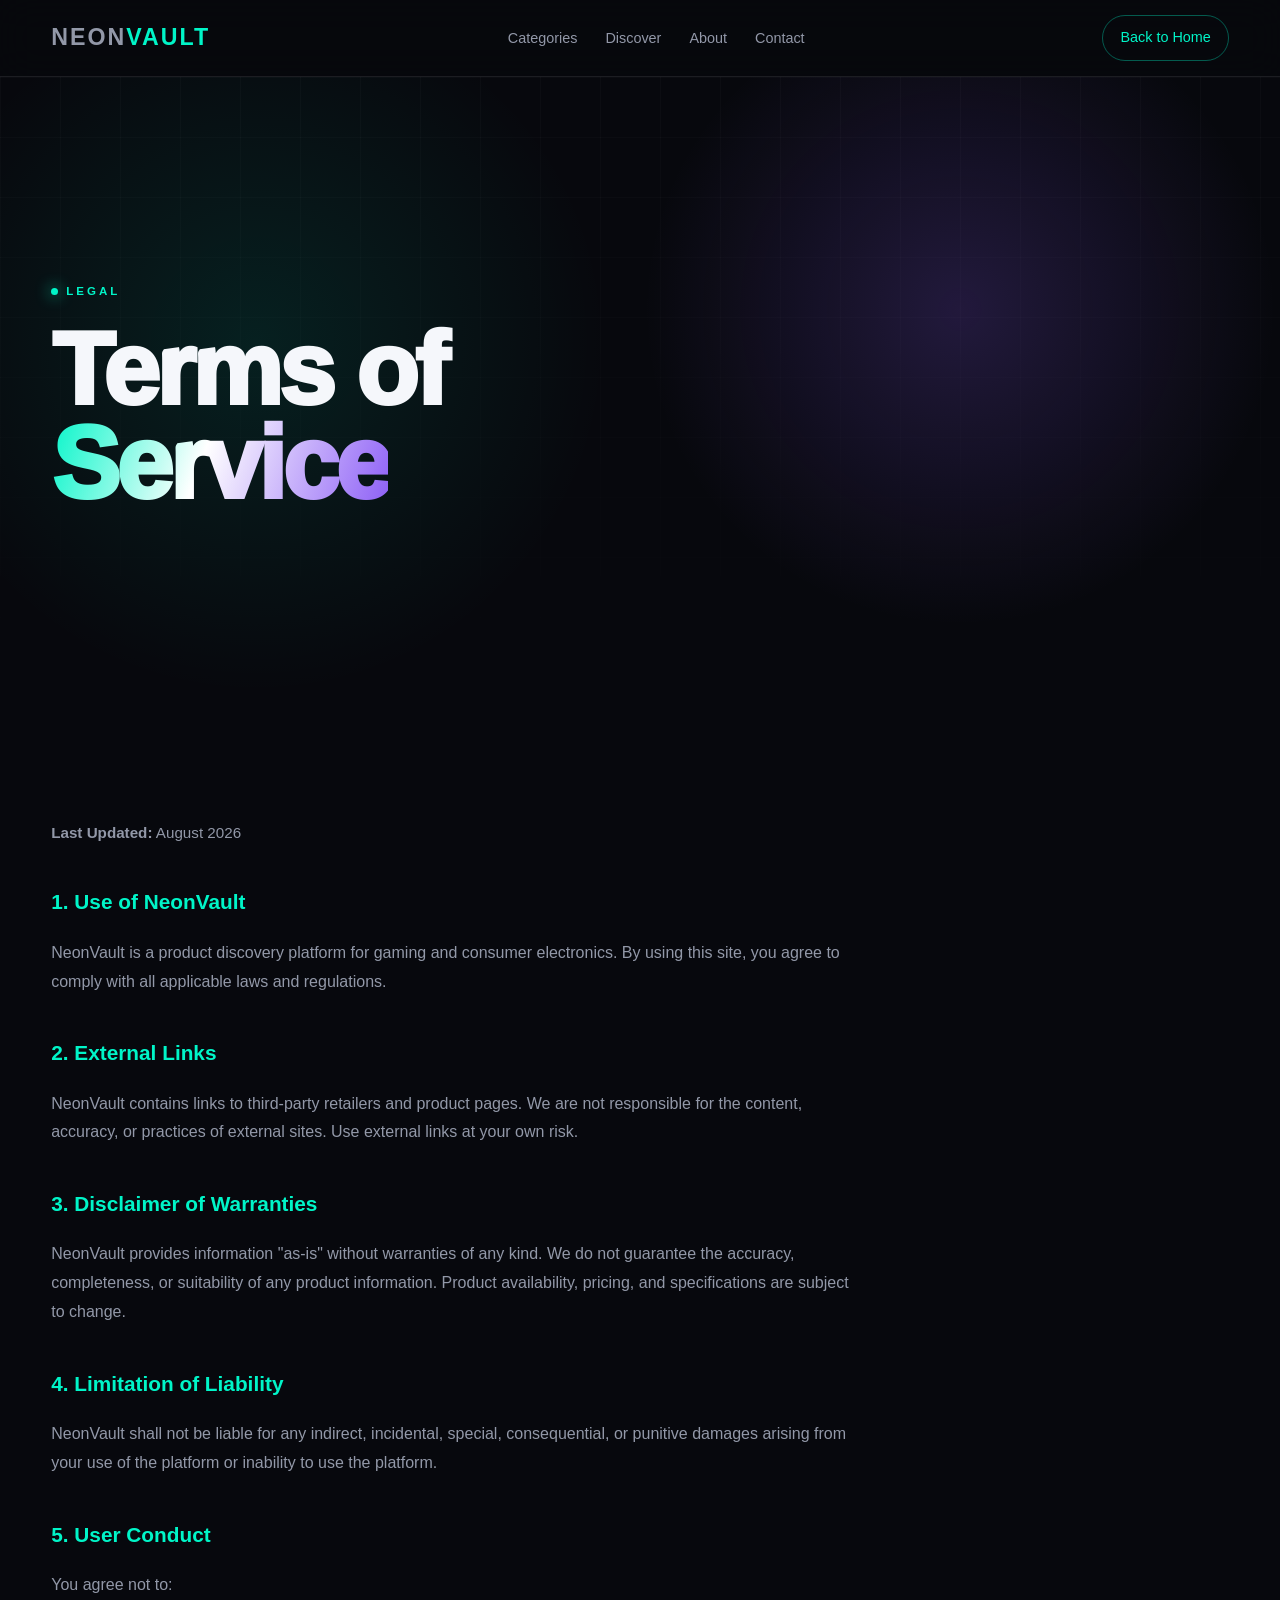
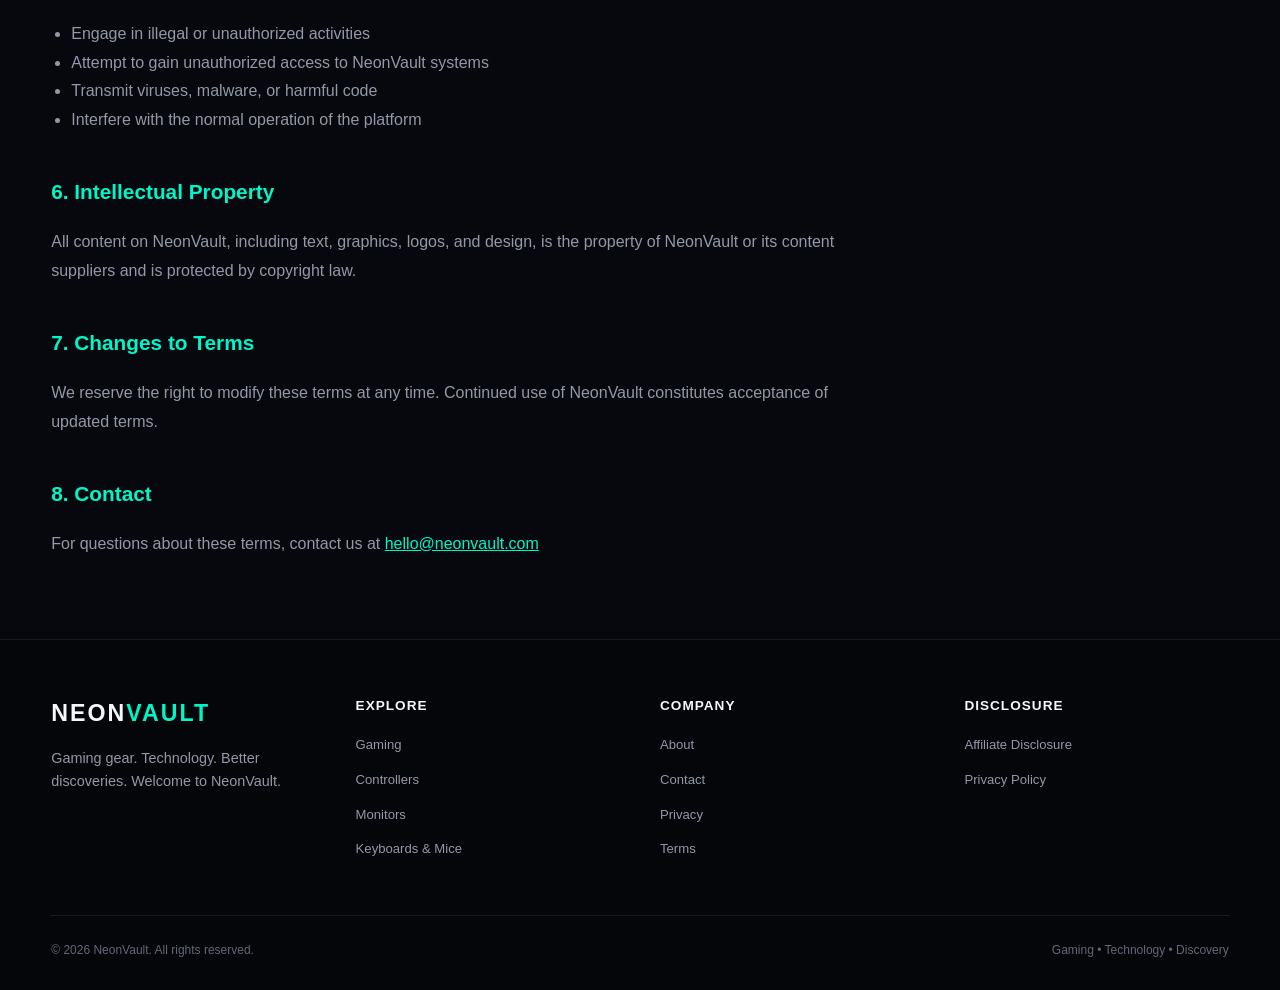
<file: terms.html>
<!DOCTYPE html>
<html lang="en">
<head>
  <meta charset="UTF-8" />
  <meta name="viewport" content="width=device-width, initial-scale=1.0" />
  <meta name="description" content="Terms of Service — NeonVault" />
  <meta name="robots" content="index, follow" />
  <title>Terms of Service — NeonVault</title>
  <link rel="stylesheet" href="styles.css" />
</head>

<body>

<header>
  <div class="container">
    <nav>
      <a href="index.html" class="logo">NEON<span>VAULT</span></a>

      <ul>
        <li><a href="index.html#categories">Categories</a></li>
        <li><a href="index.html#discover">Discover</a></li>
        <li><a href="about.html">About</a></li>
        <li><a href="contact.html">Contact</a></li>
      </ul>

      <a href="index.html" class="nav-cta">Back to Home</a>
    </nav>
  </div>
</header>

<main>

  <section class="hero" style="min-height: 300px;">
    <div class="container">
      <div class="hero-content">
        <div class="eyebrow">Legal</div>
        <h1>Terms of<br /><span>Service</span></h1>
      </div>
    </div>
  </section>

  <section style="padding: 80px 0;">
    <div class="container">
      <div style="max-width: 800px;">

        <p style="color: var(--muted); font-size: 0.95rem; margin-bottom: 40px;">
          <strong>Last Updated:</strong> August 2026
        </p>

        <h3 style="color: var(--neon); font-size: 1.3rem; margin-bottom: 20px; margin-top: 40px;">1. Use of NeonVault</h3>
        <p style="color: var(--muted); line-height: 1.8; margin-bottom: 20px;">
          NeonVault is a product discovery platform for gaming and consumer electronics. By using this site, you agree to comply with all applicable laws and regulations.
        </p>

        <h3 style="color: var(--neon); font-size: 1.3rem; margin-bottom: 20px; margin-top: 40px;">2. External Links</h3>
        <p style="color: var(--muted); line-height: 1.8; margin-bottom: 20px;">
          NeonVault contains links to third-party retailers and product pages. We are not responsible for the content, accuracy, or practices of external sites. Use external links at your own risk.
        </p>

        <h3 style="color: var(--neon); font-size: 1.3rem; margin-bottom: 20px; margin-top: 40px;">3. Disclaimer of Warranties</h3>
        <p style="color: var(--muted); line-height: 1.8; margin-bottom: 20px;">
          NeonVault provides information "as-is" without warranties of any kind. We do not guarantee the accuracy, completeness, or suitability of any product information. Product availability, pricing, and specifications are subject to change.
        </p>

        <h3 style="color: var(--neon); font-size: 1.3rem; margin-bottom: 20px; margin-top: 40px;">4. Limitation of Liability</h3>
        <p style="color: var(--muted); line-height: 1.8; margin-bottom: 20px;">
          NeonVault shall not be liable for any indirect, incidental, special, consequential, or punitive damages arising from your use of the platform or inability to use the platform.
        </p>

        <h3 style="color: var(--neon); font-size: 1.3rem; margin-bottom: 20px; margin-top: 40px;">5. User Conduct</h3>
        <p style="color: var(--muted); line-height: 1.8; margin-bottom: 20px;">
          You agree not to:
        </p>
        <ul style="color: var(--muted); line-height: 1.8; margin-left: 20px; margin-bottom: 20px;">
          <li>Engage in illegal or unauthorized activities</li>
          <li>Attempt to gain unauthorized access to NeonVault systems</li>
          <li>Transmit viruses, malware, or harmful code</li>
          <li>Interfere with the normal operation of the platform</li>
        </ul>

        <h3 style="color: var(--neon); font-size: 1.3rem; margin-bottom: 20px; margin-top: 40px;">6. Intellectual Property</h3>
        <p style="color: var(--muted); line-height: 1.8; margin-bottom: 20px;">
          All content on NeonVault, including text, graphics, logos, and design, is the property of NeonVault or its content suppliers and is protected by copyright law.
        </p>

        <h3 style="color: var(--neon); font-size: 1.3rem; margin-bottom: 20px; margin-top: 40px;">7. Changes to Terms</h3>
        <p style="color: var(--muted); line-height: 1.8; margin-bottom: 20px;">
          We reserve the right to modify these terms at any time. Continued use of NeonVault constitutes acceptance of updated terms.
        </p>

        <h3 style="color: var(--neon); font-size: 1.3rem; margin-bottom: 20px; margin-top: 40px;">8. Contact</h3>
        <p style="color: var(--muted); line-height: 1.8;">
          For questions about these terms, contact us at <a href="mailto:hello@neonvault.com" style="color: var(--neon); text-decoration: underline;">hello@neonvault.com</a>
        </p>

      </div>
    </div>
  </section>

</main>

<footer>
  <div class="container">

    <div class="footer-grid">

      <div class="footer-brand">
        <a href="index.html" class="logo">NEON<span>VAULT</span></a>
        <p>Gaming gear. Technology. Better discoveries. Welcome to NeonVault.</p>
      </div>

      <div>
        <h4>Explore</h4>
        <ul>
          <li><a href="gaming.html">Gaming</a></li>
          <li><a href="controllers.html">Controllers</a></li>
          <li><a href="monitors.html">Monitors</a></li>
          <li><a href="keyboards-mice.html">Keyboards & Mice</a></li>
        </ul>
      </div>

      <div>
        <h4>Company</h4>
        <ul>
          <li><a href="about.html">About</a></li>
          <li><a href="contact.html">Contact</a></li>
          <li><a href="privacy.html">Privacy</a></li>
          <li><a href="terms.html">Terms</a></li>
        </ul>
      </div>

      <div>
        <h4>Disclosure</h4>
        <ul>
          <li><a href="disclosure.html">Affiliate Disclosure</a></li>
          <li><a href="privacy.html">Privacy Policy</a></li>
        </ul>
      </div>

    </div>

    <div class="copyright">
      <span>© 2026 NeonVault. All rights reserved.</span>
      <span>Gaming • Technology • Discovery</span>
    </div>

  </div>
</footer>

<script src="script.js" defer></script>

</body>
</html>
</file>
<file: styles.css>
:root {
  --bg: #07080d;
  --surface: #10121a;
  --surface-2: #151823;
  --text: #f5f7fb;
  --muted: #9298a8;
  --neon: #00f5c8;
  --purple: #8b5cf6;
  --border: rgba(255,255,255,.09);
  --max: 1200px;
  --radius: 20px;
  --transition: .25s ease;
}

* {
  margin: 0;
  padding: 0;
  box-sizing: border-box;
}

html {
  scroll-behavior: smooth;
}

body {
  background: var(--bg);
  color: var(--text);
  font-family: -apple-system, BlinkMacSystemFont, 'Segoe UI', Inter, Arial, sans-serif;
  line-height: 1.6;
  overflow-x: hidden;
}

a {
  color: inherit;
  text-decoration: none;
}

button {
  font: inherit;
}

.container {
  width: min(92%, var(--max));
  margin: auto;
}

/* NAVIGATION */

header {
  position: sticky;
  top: 0;
  z-index: 100;
  background: rgba(7, 8, 13, .88);
  backdrop-filter: blur(18px);
  border-bottom: 1px solid var(--border);
}

nav {
  min-height: 76px;
  display: flex;
  align-items: center;
  justify-content: space-between;
  gap: 30px;
}

.logo {
  font-size: 1.45rem;
  font-weight: 900;
  letter-spacing: 2px;
  flex-shrink: 0;
}

.logo span {
  color: var(--neon);
}

nav ul {
  list-style: none;
  display: flex;
  align-items: center;
  gap: 28px;
  flex: 1;
  justify-content: center;
}

nav a {
  color: var(--muted);
  font-size: .9rem;
  transition: color var(--transition);
}

nav a:hover,
nav a:focus {
  color: var(--neon);
  outline: none;
}

.nav-cta {
  padding: 10px 17px;
  border: 1px solid rgba(0,245,200,.35);
  border-radius: 999px;
  color: var(--neon);
  transition: all var(--transition);
  flex-shrink: 0;
}

.nav-cta:hover,
.nav-cta:focus {
  background: rgba(0,245,200,.1);
  box-shadow: 0 0 15px rgba(0,245,200,.4);
  outline: none;
}

/* HERO */

.hero {
  min-height: 720px;
  display: flex;
  align-items: center;
  position: relative;
  overflow: hidden;
  background:
    radial-gradient(circle at 75% 35%, rgba(139,92,246,.20), transparent 30%),
    radial-gradient(circle at 20% 40%, rgba(0,245,200,.10), transparent 32%);
}

.hero::before {
  content: "";
  position: absolute;
  inset: 0;
  background-image:
    linear-gradient(rgba(255,255,255,.025) 1px, transparent 1px),
    linear-gradient(90deg, rgba(255,255,255,.025) 1px, transparent 1px);
  background-size: 60px 60px;
  mask-image: linear-gradient(to bottom, black, transparent);
  pointer-events: none;
}

.hero-content {
  position: relative;
  max-width: 820px;
  padding: 100px 0;
}

.eyebrow {
  display: inline-flex;
  align-items: center;
  gap: 8px;
  color: var(--neon);
  text-transform: uppercase;
  letter-spacing: 3px;
  font-size: .72rem;
  font-weight: 800;
  margin-bottom: 22px;
}

.eyebrow::before {
  content: "";
  width: 7px;
  height: 7px;
  border-radius: 50%;
  background: var(--neon);
  box-shadow: 0 0 15px var(--neon);
  flex-shrink: 0;
}

h1 {
  font-size: clamp(3.4rem, 8vw, 7rem);
  line-height: .92;
  letter-spacing: -4px;
  font-weight: 950;
  margin-bottom: 30px;
}

h1 span {
  background: linear-gradient(110deg, var(--neon), #fff 45%, var(--purple));
  -webkit-background-clip: text;
  color: transparent;
  background-clip: text;
}

.hero p {
  max-width: 650px;
  color: var(--muted);
  font-size: 1.15rem;
  margin-bottom: 38px;
}

.actions {
  display: flex;
  gap: 14px;
  flex-wrap: wrap;
}

.btn {
  display: inline-flex;
  align-items: center;
  justify-content: center;
  min-height: 52px;
  padding: 0 24px;
  border-radius: 12px;
  font-weight: 800;
  border: 1px solid transparent;
  cursor: pointer;
  transition: all var(--transition);
}

.btn:focus {
  outline: 2px solid var(--neon);
  outline-offset: 2px;
}

.btn-primary {
  background: var(--neon);
  color: #04100d;
  box-shadow: 0 0 35px rgba(0,245,200,.18);
}

.btn-primary:hover {
  transform: translateY(-2px);
  box-shadow: 0 0 45px rgba(0,245,200,.3);
}

.btn-primary:active {
  transform: translateY(0);
}

.btn-secondary {
  border-color: var(--border);
  background: rgba(255,255,255,.03);
  color: var(--text);
  transition: all var(--transition);
}

.btn-secondary:hover,
.btn-secondary:focus {
  border-color: rgba(0,245,200,.4);
  color: var(--neon);
  box-shadow: 0 0 15px rgba(0,245,200,.2);
}

/* SECTION */

section {
  padding: 100px 0;
}

.section-heading {
  margin-bottom: 45px;
}

.section-heading small {
  color: var(--neon);
  text-transform: uppercase;
  letter-spacing: 3px;
  font-size: .7rem;
  font-weight: 800;
  display: block;
}

.section-heading h2 {
  font-size: clamp(2.2rem, 5vw, 4rem);
  line-height: 1;
  margin-top: 10px;
  letter-spacing: -2px;
}

.section-heading p {
  max-width: 620px;
  color: var(--muted);
  margin-top: 15px;
}

/* CATEGORIES */

.categories {
  background: #090a10;
  border-top: 1px solid var(--border);
  border-bottom: 1px solid var(--border);
}

.category-grid {
  display: grid;
  grid-template-columns: repeat(auto-fit, minmax(250px, 1fr));
  gap: 16px;
}

.category {
  min-height: 170px;
  padding: 25px;
  border: 1px solid var(--border);
  background: linear-gradient(145deg, var(--surface), #0b0c12);
  border-radius: var(--radius);
  display: flex;
  flex-direction: column;
  justify-content: space-between;
  transition: all var(--transition);
  cursor: pointer;
}

.category:hover {
  transform: translateY(-5px);
  border-color: rgba(0,245,200,.35);
  box-shadow: 0 8px 16px rgba(0,245,200,.1);
}

.category:focus-visible {
  outline: 2px solid var(--neon);
  outline-offset: 2px;
}

.category-icon {
  font-size: 2rem;
  margin-bottom: 10px;
}

.category h3 {
  font-size: 1.05rem;
  margin-bottom: 8px;
}

.category p {
  color: var(--muted);
  font-size: .82rem;
}

/* PRODUCTS */

.product-grid {
  display: grid;
  grid-template-columns: repeat(auto-fit, minmax(280px, 1fr));
  gap: 20px;
}

.product {
  border: 1px solid var(--border);
  border-radius: var(--radius);
  overflow: hidden;
  background: var(--surface);
  transition: all var(--transition);
  display: flex;
  flex-direction: column;
}

.product:hover {
  transform: translateY(-5px);
  border-color: rgba(139,92,246,.4);
  box-shadow: 0 12px 24px rgba(139,92,246,.15);
}

.product:focus-within {
  outline: 2px solid var(--neon);
  outline-offset: 2px;
}

.product-image {
  height: 210px;
  display: flex;
  align-items: center;
  justify-content: center;
  background:
    radial-gradient(circle, rgba(0,245,200,.10), transparent 50%),
    #0c0e15;
  font-size: 4rem;
}

.product-body {
  padding: 20px;
  flex-grow: 1;
  display: flex;
  flex-direction: column;
}

.product-label {
  color: var(--neon);
  text-transform: uppercase;
  font-size: .65rem;
  letter-spacing: 2px;
  font-weight: 800;
}

.product h3 {
  margin: 7px 0;
  font-size: 1.05rem;
}

.product p {
  color: var(--muted);
  font-size: .82rem;
  flex-grow: 1;
}

.product-link {
  display: inline-block;
  margin-top: 17px;
  color: var(--text);
  font-size: .82rem;
  font-weight: 800;
  transition: color var(--transition);
}

.product-link:hover,
.product-link:focus {
  color: var(--neon);
  outline: none;
}

/* WHY */

.why {
  background:
    radial-gradient(circle at 80% 50%, rgba(139,92,246,.12), transparent 30%),
    #090a10;
}

.why-grid {
  display: grid;
  grid-template-columns: repeat(auto-fit, minmax(300px, 1fr));
  gap: 20px;
}

.why-card {
  padding: 30px;
  border: 1px solid var(--border);
  border-radius: var(--radius);
  background: rgba(255,255,255,.025);
  transition: all var(--transition);
}

.why-card:hover {
  border-color: rgba(0,245,200,.35);
  box-shadow: 0 8px 16px rgba(0,245,200,.1);
}

.why-card strong {
  display: block;
  color: var(--neon);
  font-size: 1.1rem;
  margin-bottom: 10px;
}

.why-card p {
  color: var(--muted);
  font-size: .9rem;
}

/* NEWSLETTER */

.newsletter {
  text-align: center;
}

.newsletter-box {
  padding: 70px 30px;
  border-radius: 28px;
  border: 1px solid rgba(0,245,200,.18);
  background:
    radial-gradient(circle at center, rgba(0,245,200,.08), transparent 55%),
    var(--surface);
}

.newsletter-box h2 {
  font-size: clamp(2rem, 5vw, 3.5rem);
  margin-bottom: 12px;
}

.newsletter-box p {
  max-width: 560px;
  margin: auto;
  color: var(--muted);
}

.newsletter-form {
  display: flex;
  max-width: 520px;
  margin: 30px auto 0;
  gap: 10px;
  flex-wrap: wrap;
  justify-content: center;
}

.newsletter-form input {
  flex: 1;
  min-width: 250px;
  height: 52px;
  padding: 0 17px;
  border-radius: 12px;
  border: 1px solid var(--border);
  background: #080910;
  color: white;
  outline: none;
  transition: all var(--transition);
}

.newsletter-form input:focus {
  border-color: var(--neon);
  box-shadow: 0 0 15px rgba(0,245,200,.3);
  background: #0a0c15;
}

.newsletter-form input::placeholder {
  color: rgba(0,245,200,.4);
}

.newsletter-status {
  margin-top: 15px;
  font-size: .9rem;
  min-height: 1.4em;
}

.newsletter-status.success {
  color: var(--neon);
}

.newsletter-status.error {
  color: #ff6b6b;
}

/* FOOTER */

footer {
  padding: 55px 0 30px;
  border-top: 1px solid var(--border);
  background: #05060a;
}

.footer-grid {
  display: grid;
  grid-template-columns: repeat(auto-fit, minmax(250px, 1fr));
  gap: 40px;
  margin-bottom: 45px;
}

.footer-brand p {
  color: var(--muted);
  max-width: 360px;
  margin-top: 15px;
  font-size: .9rem;
}

footer h4 {
  margin-bottom: 15px;
  font-size: .85rem;
  text-transform: uppercase;
  letter-spacing: 1px;
}

footer ul {
  list-style: none;
}

footer li {
  margin: 9px 0;
}

footer li a {
  color: var(--muted);
  font-size: .82rem;
  transition: color var(--transition);
}

footer li a:hover,
footer li a:focus {
  color: var(--neon);
  outline: none;
}

.copyright {
  border-top: 1px solid var(--border);
  padding-top: 25px;
  color: #626878;
  font-size: .75rem;
  display: flex;
  justify-content: space-between;
  gap: 20px;
  flex-wrap: wrap;
}

/* MOBILE */

@media (max-width: 900px) {
  nav ul {
    display: none;
  }

  .category-grid,
  .product-grid {
    grid-template-columns: repeat(2, 1fr);
  }

  .why-grid {
    grid-template-columns: 1fr;
  }

  .footer-grid {
    grid-template-columns: 1fr 1fr;
  }
}

@media (max-width: 600px) {
  .hero {
    min-height: 650px;
  }

  h1 {
    letter-spacing: -2px;
  }

  section {
    padding: 70px 0;
  }

  .category-grid,
  .product-grid {
    grid-template-columns: 1fr;
  }

  .newsletter-form {
    flex-direction: column;
  }

  .newsletter-form input {
    width: 100%;
    min-width: 100%;
  }

  .footer-grid {
    grid-template-columns: 1fr;
  }

  .nav-cta {
    display: none;
  }
}

/* PERFORMANCE & ACCESSIBILITY */

@media (prefers-reduced-motion: reduce) {
  *,
  *::before,
  *::after {
    animation-duration: 0.01ms !important;
    animation-iteration-count: 1 !important;
    transition-duration: 0.01ms !important;
  }
}

@media (prefers-color-scheme: dark) {
  body {
    background: var(--bg);
  }
}
</file>
